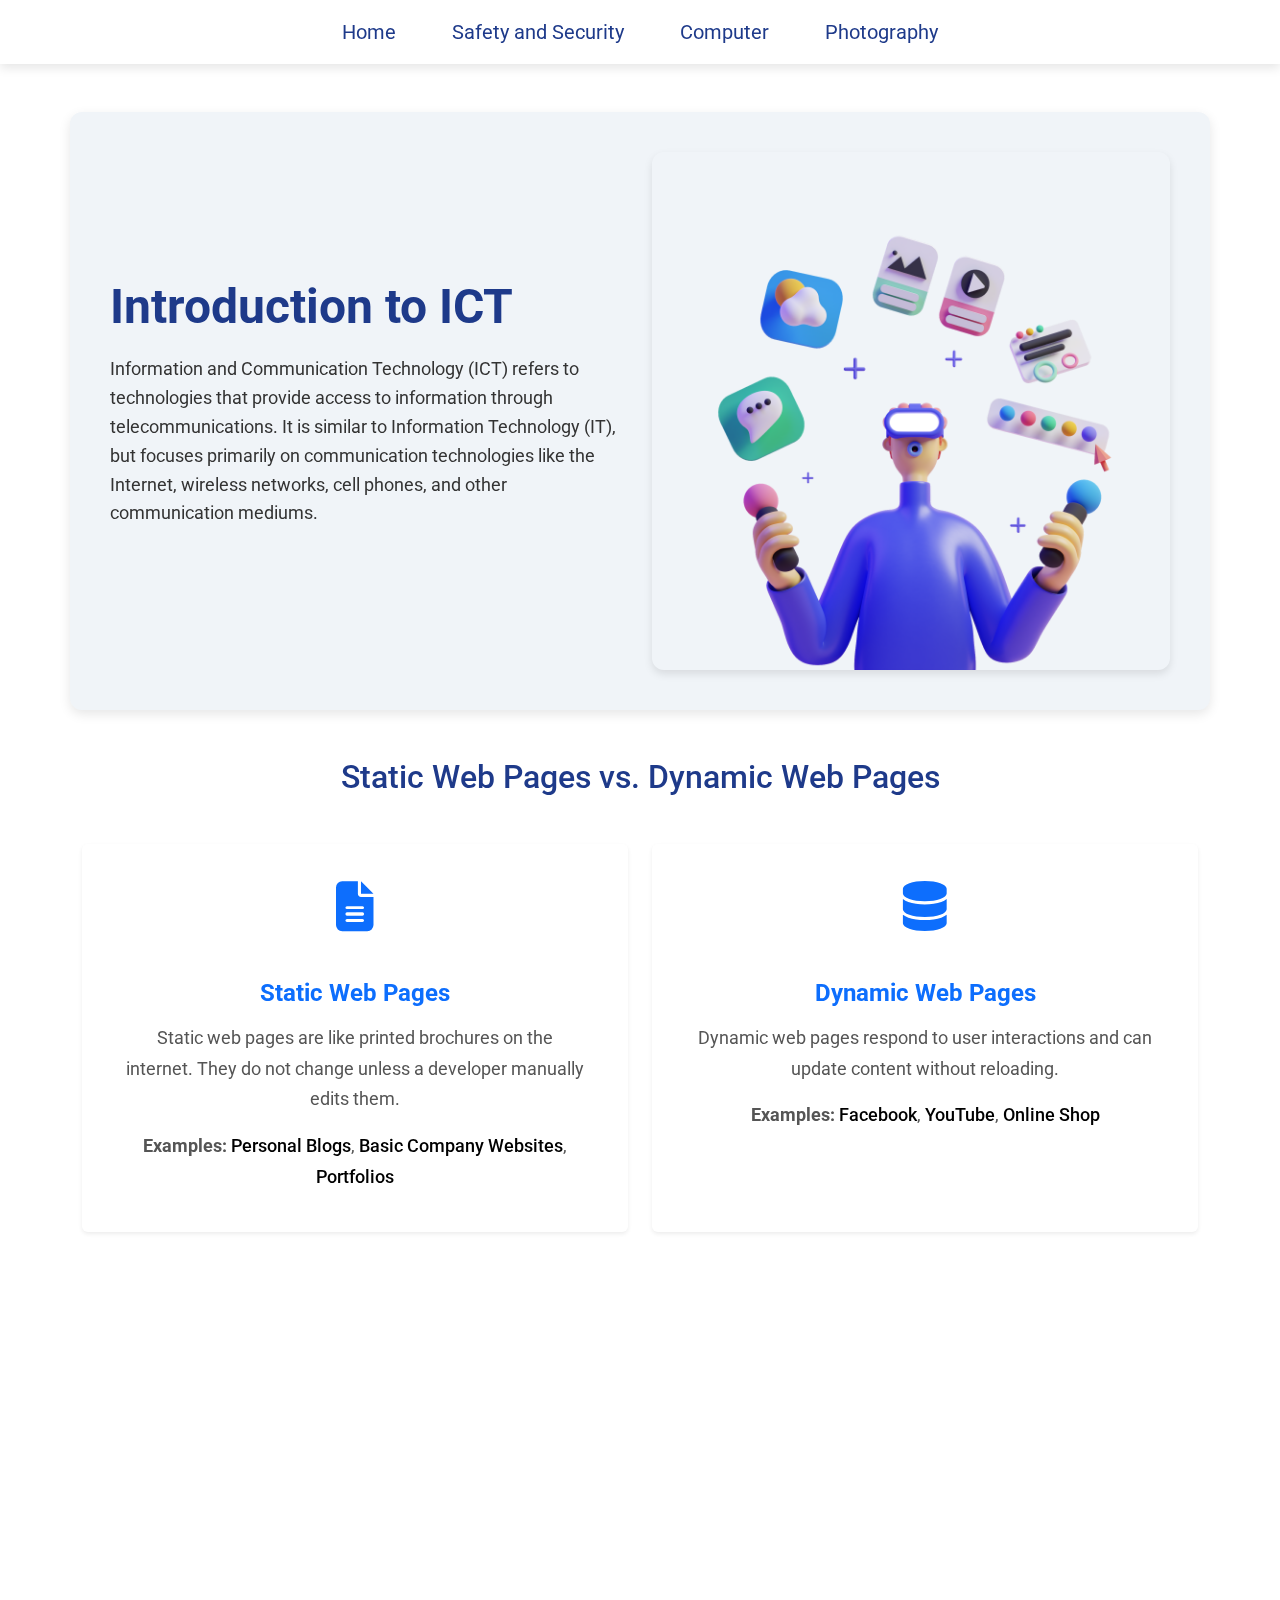
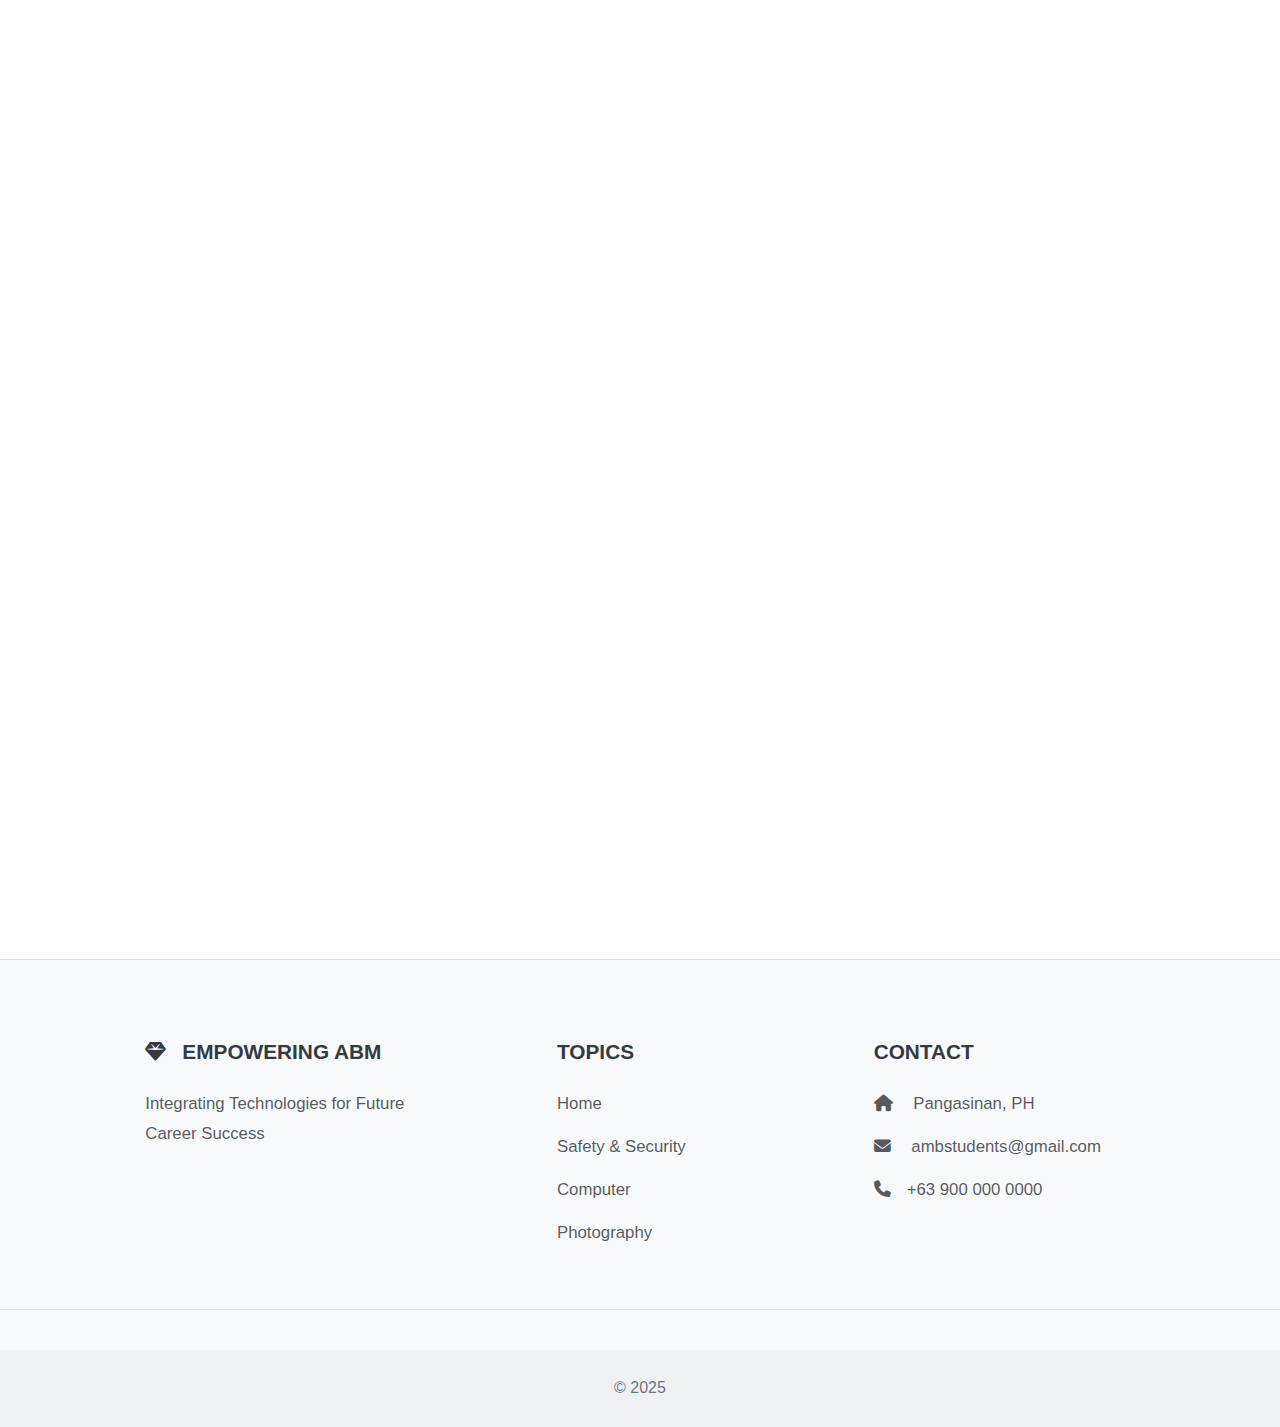
<file: index.html>
<!DOCTYPE html>
<html lang="en">
<head>
  <meta charset="UTF-8">
  <meta name="viewport" content="width=device-width, initial-scale=1">
  <title>Empowering ABM: Integrating Technologies for Future Career Success</title>

  <!-- Google Fonts -->
  <link href="https://fonts.googleapis.com/css2?family=Roboto:wght@400;500;700&display=swap" rel="stylesheet">

  <!-- Bootstrap CSS -->
  <link href="https://cdn.jsdelivr.net/npm/bootstrap@5.3.2/dist/css/bootstrap.min.css" rel="stylesheet">

  <!-- AOS Animation CSS -->
  <link href="https://cdn.jsdelivr.net/npm/aos@2.3.4/dist/aos.css" rel="stylesheet">

  <!-- Font Awesome -->
  <link rel="stylesheet" href="https://cdnjs.cloudflare.com/ajax/libs/font-awesome/6.4.2/css/all.min.css">

  <!-- Favicon -->
  <link rel="icon" type="image/png" href="logo.png">

  <!-- Custom CSS -->
  <link href="style.css" rel="stylesheet">
</head>

<body>

<!-- Navbar Start -->
<nav class="navbar navbar-expand-lg custom-navbar">
  <div class="container">
    <button class="navbar-toggler" type="button" data-bs-toggle="collapse" data-bs-target="#navbarContent">
      <span class="navbar-toggler-icon"></span>
    </button>

    <div class="collapse navbar-collapse justify-content-center" id="navbarContent">
      <ul class="navbar-nav mx-auto mb-2 mb-lg-0">
        <li class="nav-item"><a class="nav-link" href="index.html">Home</a></li>
        <li class="nav-item"><a class="nav-link" href="security.html">Safety and Security</a></li>
        <li class="nav-item"><a class="nav-link" href="computer.html">Computer</a></li>
        <li class="nav-item"><a class="nav-link" href="photo.html">Photography</a></li>
      </ul>
    </div>
  </div>
</nav>
<!-- Navbar End -->

<!-- Intro Section Start -->
<div class="container intro-section my-5" data-aos="fade-up">
  <div class="row align-items-center">
    <div class="col-md-6" data-aos="fade-right" data-aos-delay="100">
      <h1 class="intro-title">Introduction to ICT</h1>
      <p class="intro-text">
        Information and Communication Technology (ICT) refers to technologies that provide access to information through telecommunications. It is similar to Information Technology (IT), but focuses primarily on communication technologies like the Internet, wireless networks, cell phones, and other communication mediums.
      </p>
    </div>

    <div class="col-md-6 text-center" data-aos="fade-left" data-aos-delay="200">
      <img src="introsaly.png" alt="ICT Illustration" class="img-fluid intro-image">
    </div>
  </div>
</div>
<!-- Intro Section End -->

<!-- Static vs Dynamic Web Pages Section Start -->
<div class="container my-5" data-aos="fade-up">
  <h2 class="text-center mb-5" style="color: #1E3A8A;">Static Web Pages vs. Dynamic Web Pages</h2>
  <div class="row g-4">

    <!-- Static Web Pages Card -->
    <div class="col-md-6">
      <div class="card shadow-sm h-100 border-0 p-4 text-center">
        <div class="icon-container">
          <i class="fas fa-file-alt text-primary"></i>
        </div>
        <div class="card-body">
          <h5 class="card-title text-primary">Static Web Pages</h5>
          <p class="card-text">
            Static web pages are like printed brochures on the internet. They do not change unless a developer manually edits them.
          </p>
          <p class="card-text">
            <strong>Examples:</strong>
            <a href="https://www.wix.com/blog/personal-website-examples" target="_blank" class="example-link-2">Personal Blogs</a>,
            <a href="https://brandcurb.com/" target="_blank" class="example-link-2">Basic Company Websites</a>,
            <a href="https://www.behance.net/search/projects/portfolio%20sample" target="_blank" class="example-link-2">Portfolios</a>
          </p>
        </div>
      </div>
    </div>

    <!-- Dynamic Web Pages Card -->
    <div class="col-md-6">
      <div class="card shadow-sm h-100 border-0 p-4 text-center">
        <div class="icon-container">
          <i class="fas fa-database text-primary"></i>
        </div>
        <div class="card-body">
          <h5 class="card-title text-primary">Dynamic Web Pages</h5>
          <p class="card-text">
            Dynamic web pages respond to user interactions and can update content without reloading.
          </p>
          <p class="card-text">
            <strong>Examples:</strong>
            <a href="https://www.facebook.com" target="_blank" class="example-link">Facebook</a>,
            <a href="https://www.youtube.com" target="_blank" class="example-link">YouTube</a>,
            <a href="https://www.amazon.com" target="_blank" class="example-link">Online Shop</a>
          </p>
        </div>
      </div>
    </div>

  </div>
</div>
<!-- Static vs Dynamic Web Pages Section End -->

<!-- Internet Concepts Section Start -->
<div class="container my-5" data-aos="fade-up">
  <h2 class="text-center mb-5" style="color: #1E3A8A;">Internet Concepts</h2>
  <div class="row g-4">

    <!-- Internet -->
    <div class="col-md-4">
      <div class="card shadow-sm h-100 border-0 p-4 text-center">
        <div class="icon-container">
          <i class="fas fa-cloud text-primary" style="font-size: 3rem;"></i>
        </div>
        <div class="card-body">
          <h5 class="card-title text-primary">Internet</h5>
          <p class="card-text">
            A global system of interconnected computer networks using the TCP/IP protocol suite to link billions of devices.
          </p>
        </div>
      </div>
    </div>

    <!-- World Wide Web -->
    <div class="col-md-4">
      <div class="card shadow-sm h-100 border-0 p-4 text-center">
        <div class="icon-container">
          <i class="fas fa-globe text-primary" style="font-size: 3rem;"></i>
        </div>
        <div class="card-body">
          <h5 class="card-title text-primary">World Wide Web</h5>
          <p class="card-text">
            An information system on the internet that allows documents to be connected by hypertext links.
          </p>
        </div>
      </div>
    </div>

    <!-- Web Page -->
    <div class="col-md-4">
      <div class="card shadow-sm h-100 border-0 p-4 text-center">
        <div class="icon-container">
          <i class="fas fa-file-alt text-primary" style="font-size: 3rem;"></i>
        </div>
        <div class="card-body">
          <h5 class="card-title text-primary">Web Page</h5>
          <p class="card-text">
            A hypertext document connected to the World Wide Web.
          </p>
        </div>
      </div>
    </div>

  </div>
</div>
<!-- Internet Concepts Section End -->

<!-- Features of Web 2.0 Section Start -->
<div class="container my-5" data-aos="fade-up">
  <h2 class="text-center mb-5" style="color: #1E3A8A;">Features of Web 2.0</h2>

  <div class="row g-4">
    <!-- Folksonomy -->
    <div class="col-md-4">
      <div class="card shadow-sm h-100 border-0 p-4 text-center">
        <div class="icon-container">
          <i class="fas fa-tags text-primary" style="font-size: 3rem;"></i>
        </div>
        <div class="card-body">
          <h5 class="card-title text-primary">Folksonomy</h5>
          <p class="card-text">
            A user-driven classification system where users add tags or labels to content.
          </p>
        </div>
      </div>
    </div>

    <!-- Rich User Experience -->
    <div class="col-md-4">
      <div class="card shadow-sm h-100 border-0 p-4 text-center">
        <div class="icon-container">
          <i class="fas fa-desktop text-primary" style="font-size: 3rem;"></i>
        </div>
        <div class="card-body">
          <h5 class="card-title text-primary">Rich User Experience</h5>
          <p class="card-text">
            Interactive, engaging, and user-friendly interfaces that are responsive and easy to use.
          </p>
        </div>
      </div>
    </div>

    <!-- User Participation -->
    <div class="col-md-4">
      <div class="card shadow-sm h-100 border-0 p-4 text-center">
        <div class="icon-container">
          <i class="fas fa-users text-primary" style="font-size: 3rem;"></i>
        </div>
        <div class="card-body">
          <h5 class="card-title text-primary">User Participation</h5>
          <p class="card-text">
            Encourages user involvement in creating, sharing, and shaping online content.
          </p>
        </div>
      </div>
    </div>

  </div>

  <div class="row g-4 mt-4">
    <!-- Long Tail -->
    <div class="col-md-4">
      <div class="card shadow-sm h-100 border-0 p-4 text-center">
        <div class="icon-container">
          <i class="fas fa-chart-line text-primary" style="font-size: 3rem;"></i>
        </div>
        <div class="card-body">
          <h5 class="card-title text-primary">Long Tail</h5>
          <p class="card-text">
            A shift toward more inclusive digital landscapes where niche content is accessible.
          </p>
        </div>
      </div>
    </div>

    <!-- Software as a Service -->
    <div class="col-md-4">
      <div class="card shadow-sm h-100 border-0 p-4 text-center">
        <div class="icon-container">
          <i class="fas fa-cloud text-primary" style="font-size: 3rem;"></i>
        </div>
        <div class="card-body">
          <h5 class="card-title text-primary">Software as a Service</h5>
          <p class="card-text">
            Software provided as a service over the internet, removing the need for local installations.
          </p>
        </div>
      </div>
    </div>

  </div>
</div>
<!-- Features of Web 2.0 Section End -->

<!-- Footer Start -->
<footer class="text-center text-lg-start bg-light text-muted mt-5">
  <section class="py-4">
    <div class="container text-center text-md-start">
      <div class="row mt-3">
        <div class="col-md-3 col-lg-4 col-xl-3 mx-auto mb-4">
          <h6 class="text-uppercase fw-bold mb-4"><i class="fas fa-gem me-3"></i>Empowering ABM</h6>
          <p>Integrating Technologies for Future Career Success</p>
        </div>
        <div class="col-md-2 col-lg-2 col-xl-2 mx-auto mb-4">
          <h6 class="text-uppercase fw-bold mb-4">Topics</h6>
          <p>Home</p>
          <p>Safety & Security</p>
          <p>Computer</p>
          <p>Photography</p>
        </div>
        <div class="col-md-4 col-lg-3 col-xl-3 mx-auto mb-md-0 mb-4">
          <h6 class="text-uppercase fw-bold mb-4">Contact</h6>
          <p><i class="fas fa-home me-3"></i>
          <a href="https://maps.app.goo.gl/Lzr6CuB5jXXnoGEw8" class="text-reset text-decoration-none">Pangasinan, PH</a></p>         
          <p>
            <i class="fas fa-envelope me-3"></i>
            <a href="mailto:ambstudents@gmail.com" class="text-reset text-decoration-none">ambstudents@gmail.com</a>
          </p>         
          <p>
            <i class="fas fa-phone me-3"></i>+63 900 000 0000
          </p>
        </div>
      </div>
    </div>
  </section>

  <div class="text-center p-4" style="background-color: rgba(0, 0, 0, 0.05);">
    © 2025
  </div>
</footer>
<!-- Footer End -->

<!-- Scripts -->
<script src="https://cdn.jsdelivr.net/npm/bootstrap@5.3.2/dist/js/bootstrap.bundle.min.js"></script>
<script src="https://cdn.jsdelivr.net/npm/aos@2.3.4/dist/aos.js"></script>
<script>
  AOS.init();
</script>

</body>
</html>
</file>
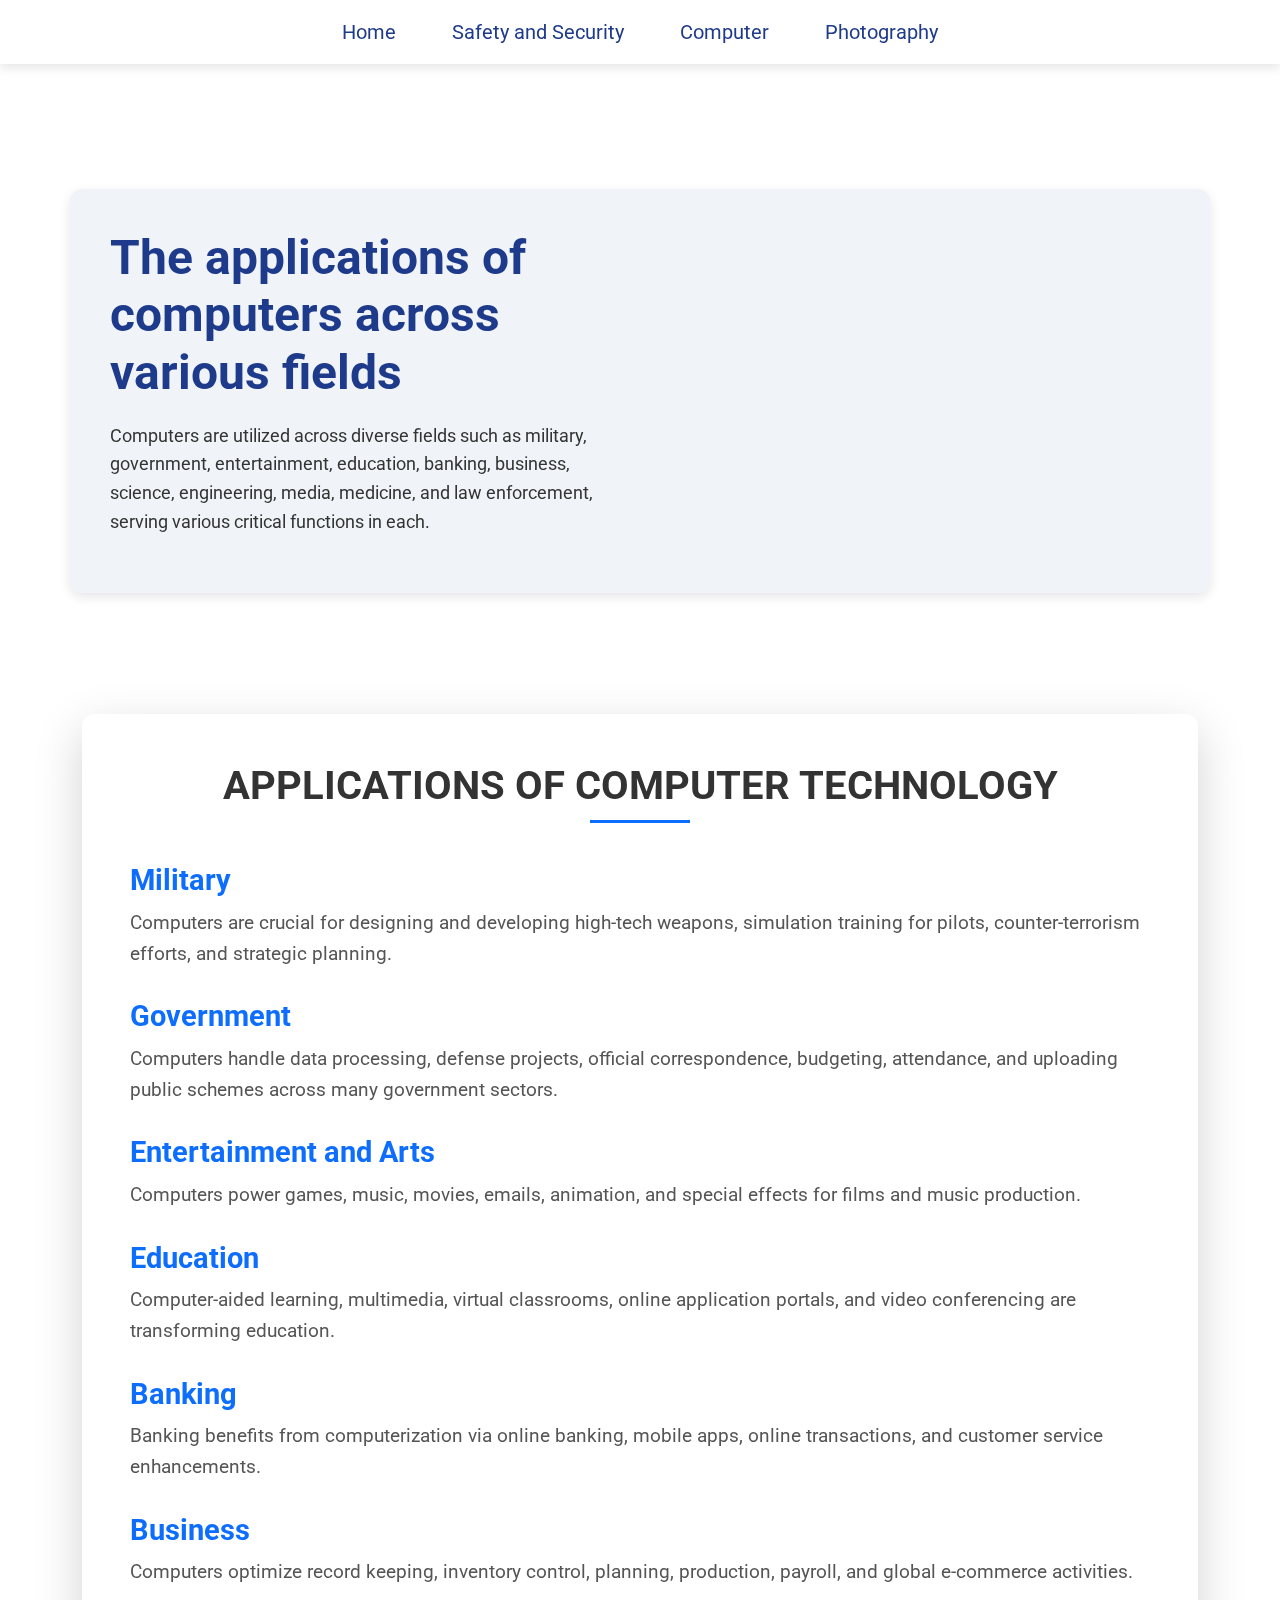
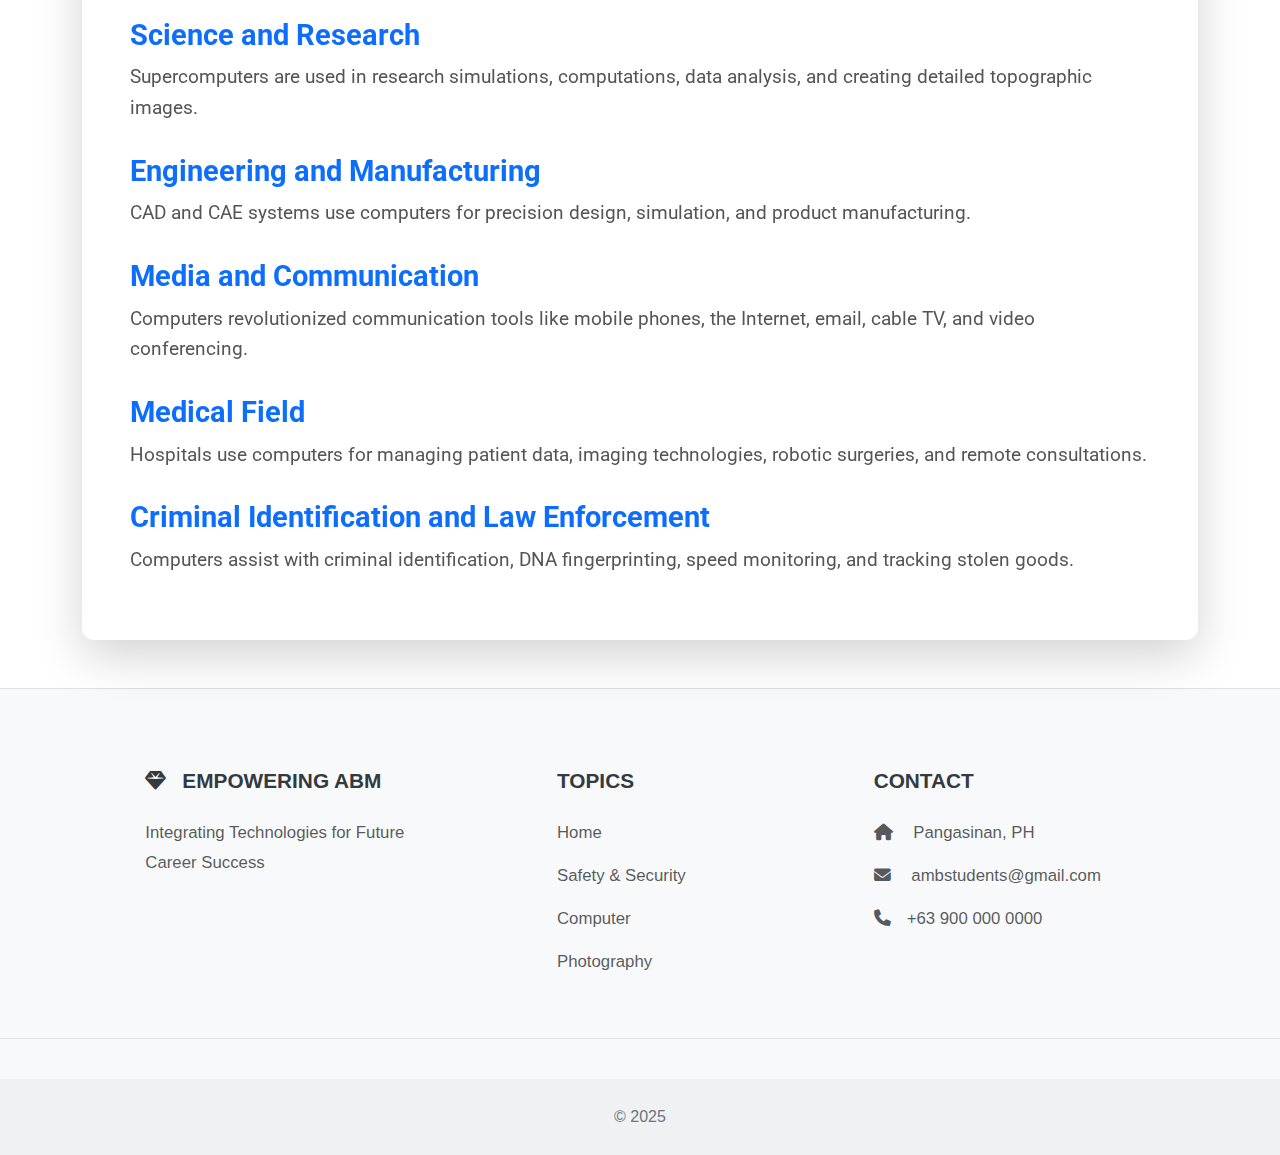
<file: computer.html>
<!DOCTYPE html>
<html lang="en">
<head>
  <meta charset="UTF-8">
  <meta name="viewport" content="width=device-width, initial-scale=1">
  <title>Empowering ABM: Integrating Technologies for Future Career Success</title>

  <!-- Google Fonts -->
  <link href="https://fonts.googleapis.com/css2?family=Roboto:wght@400;500;700&display=swap" rel="stylesheet">

  <!-- Bootstrap CSS -->
  <link href="https://cdn.jsdelivr.net/npm/bootstrap@5.3.2/dist/css/bootstrap.min.css" rel="stylesheet">

  <!-- AOS CSS -->
  <link href="https://cdn.jsdelivr.net/npm/aos@2.3.4/dist/aos.css" rel="stylesheet">

  <!-- Favicon -->
  <link rel="icon" type="image/png" href="logo.png">

  <!-- Font Awesome -->
  <link rel="stylesheet" href="https://cdnjs.cloudflare.com/ajax/libs/font-awesome/6.4.2/css/all.min.css">

  <!-- Custom CSS -->
  <link href="computer.css" rel="stylesheet">
</head>

<body>

<!-- Navbar Start -->
<nav class="navbar navbar-expand-lg custom-navbar">
  <div class="container">
    <button class="navbar-toggler" type="button" data-bs-toggle="collapse" data-bs-target="#navbarContent">
      <span class="navbar-toggler-icon"></span>
    </button>

    <div class="collapse navbar-collapse justify-content-center" id="navbarContent">
      <ul class="navbar-nav mx-auto mb-2 mb-lg-0">
        <li class="nav-item">
          <a class="nav-link" href="index.html">Home</a>
        </li>
        <li class="nav-item">
          <a class="nav-link" href="security.html">Safety and Security</a>
        </li>
        <li class="nav-item">
          <a class="nav-link" href="computer.html">Computer</a>
        </li>
        <li class="nav-item">
          <a class="nav-link" href="photo.html">Photography</a>
        </li>
      </ul>
    </div>
  </div>
</nav>
<!-- Navbar End -->

<br><br><br>

<!-- Intro Section Start -->
<div class="container intro-section my-5" data-aos="fade-up">
  <div class="row align-items-center">
    <div class="col-md-6" data-aos="fade-right" data-aos-delay="100">
      <h1 class="intro-title">The applications of computers across various fields</h1>
      <p class="intro-text">
        Computers are utilized across diverse fields such as military, government, entertainment, education, banking, business, science, engineering, media, medicine, and law enforcement, serving various critical functions in each.
      </p>
    </div>

    <div class="col-md-6 text-center" data-aos="fade-left" data-aos-delay="200">
      <iframe width="560" height="315" src="https://www.youtube.com/embed/ZM_BifGAFNk?si=zvobG31ra3xl0a7j" 
        title="Applications of Computers - YouTube Video" frameborder="0" allow="accelerometer; autoplay; clipboard-write; 
        encrypted-media; gyroscope; picture-in-picture; web-share" referrerpolicy="strict-origin-when-cross-origin" 
        allowfullscreen>
      </iframe>
    </div>
  </div>
</div>
<!-- Intro Section End -->

<br>

<!-- Applications Section Start -->
<div class="container my-5" data-aos="fade-up">
  <div class="content-box shadow-lg p-5">
    <h2 class="title mb-4 text-center">Applications of Computer Technology</h2>

    <div class="applications-list">

      <!-- Single Application Start -->
      <div class="application-item">
        <h3 class="application-title">Military</h3>
        <p>Computers are crucial for designing and developing high-tech weapons, simulation training for pilots, counter-terrorism efforts, and strategic planning.</p>
      </div>
      <!-- Single Application End -->

      <div class="application-item">
        <h3 class="application-title">Government</h3>
        <p>Computers handle data processing, defense projects, official correspondence, budgeting, attendance, and uploading public schemes across many government sectors.</p>
      </div>

      <div class="application-item">
        <h3 class="application-title">Entertainment and Arts</h3>
        <p>Computers power games, music, movies, emails, animation, and special effects for films and music production.</p>
      </div>

      <div class="application-item">
        <h3 class="application-title">Education</h3>
        <p>Computer-aided learning, multimedia, virtual classrooms, online application portals, and video conferencing are transforming education.</p>
      </div>

      <div class="application-item">
        <h3 class="application-title">Banking</h3>
        <p>Banking benefits from computerization via online banking, mobile apps, online transactions, and customer service enhancements.</p>
      </div>

      <div class="application-item">
        <h3 class="application-title">Business</h3>
        <p>Computers optimize record keeping, inventory control, planning, production, payroll, and global e-commerce activities.</p>
      </div>

      <div class="application-item">
        <h3 class="application-title">Science and Research</h3>
        <p>Supercomputers are used in research simulations, computations, data analysis, and creating detailed topographic images.</p>
      </div>

      <div class="application-item">
        <h3 class="application-title">Engineering and Manufacturing</h3>
        <p>CAD and CAE systems use computers for precision design, simulation, and product manufacturing.</p>
      </div>

      <div class="application-item">
        <h3 class="application-title">Media and Communication</h3>
        <p>Computers revolutionized communication tools like mobile phones, the Internet, email, cable TV, and video conferencing.</p>
      </div>

      <div class="application-item">
        <h3 class="application-title">Medical Field</h3>
        <p>Hospitals use computers for managing patient data, imaging technologies, robotic surgeries, and remote consultations.</p>
      </div>

      <div class="application-item">
        <h3 class="application-title">Criminal Identification and Law Enforcement</h3>
        <p>Computers assist with criminal identification, DNA fingerprinting, speed monitoring, and tracking stolen goods.</p>
      </div>

    </div>
  </div>
</div>
<!-- Applications Section End -->

<!-- Footer Start -->
<footer class="text-center text-lg-start bg-light text-muted mt-5">
  <section class="py-4">
    <div class="container text-center text-md-start">
      <div class="row mt-3">

        <div class="col-md-3 col-lg-4 col-xl-3 mx-auto mb-4">
          <h6 class="text-uppercase fw-bold mb-4">
            <i class="fas fa-gem me-3"></i>Empowering ABM
          </h6>
          <p>Integrating Technologies for Future Career Success</p>
        </div>

        <div class="col-md-2 col-lg-2 col-xl-2 mx-auto mb-4">
          <h6 class="text-uppercase fw-bold mb-4">Topics</h6>
          <p>Home</p>
          <p>Safety & Security</p>
          <p>Computer</p>
          <p>Photography</p>
        </div>

        <div class="col-md-4 col-lg-3 col-xl-3 mx-auto mb-md-0 mb-4">
          <h6 class="text-uppercase fw-bold mb-4">Contact</h6>
          <p><i class="fas fa-home me-3"></i> 
            <a href="https://maps.app.goo.gl/Lzr6CuB5jXXnoGEw8" class="text-reset text-decoration-none">Pangasinan, PH</a>
          </p>
          <p><i class="fas fa-envelope me-3"></i> 
            <a href="mailto:ambstudents@gmail.com" class="text-reset text-decoration-none">ambstudents@gmail.com</a>
          </p>
          <p><i class="fas fa-phone me-3"></i>+63 900 000 0000</p>
        </div>

      </div>
    </div>
  </section>

  <div class="text-center p-4" style="background-color: rgba(0, 0, 0, 0.05);">
    © 2025
  </div>
</footer>
<!-- Footer End -->

<!-- Scripts -->
<script src="https://cdn.jsdelivr.net/npm/bootstrap@5.3.2/dist/js/bootstrap.bundle.min.js"></script>
<script src="https://cdn.jsdelivr.net/npm/aos@2.3.4/dist/aos.js"></script>
<script>
  AOS.init();
</script>

</body>
</html>
</file>
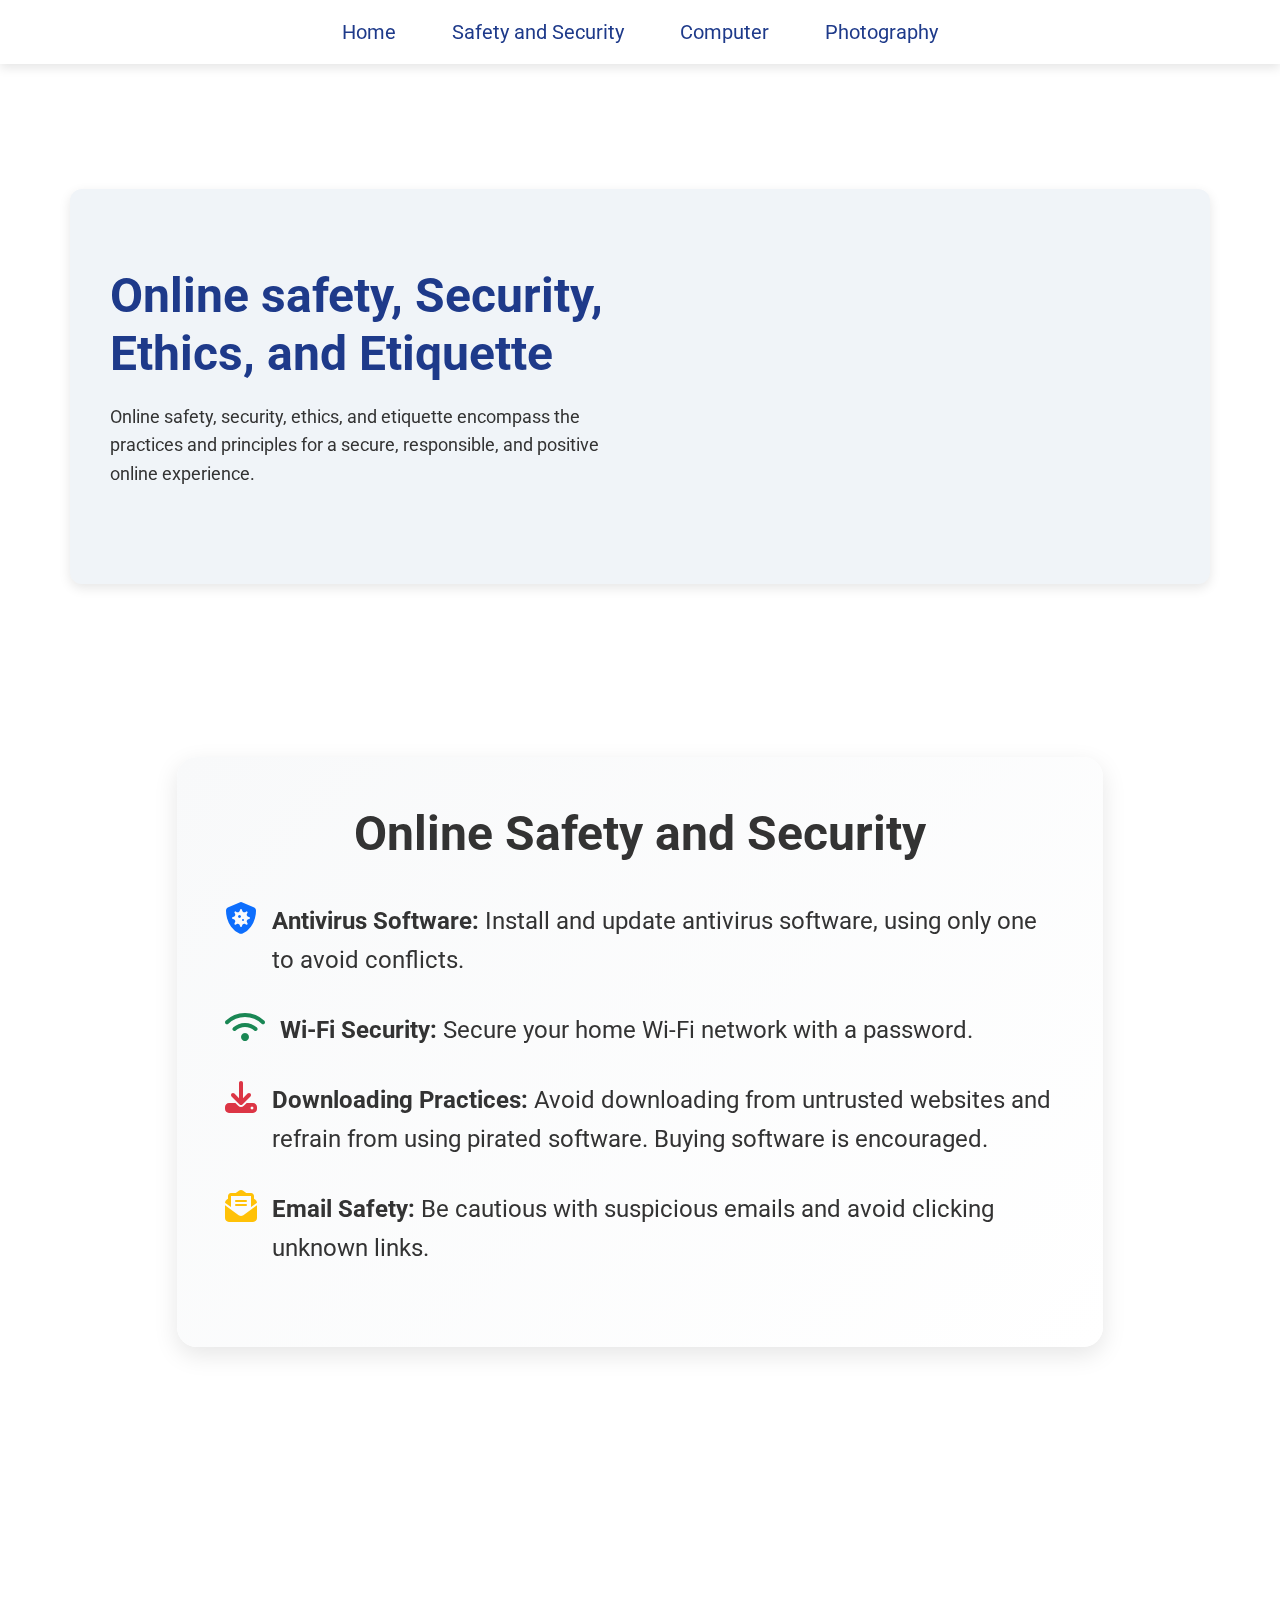
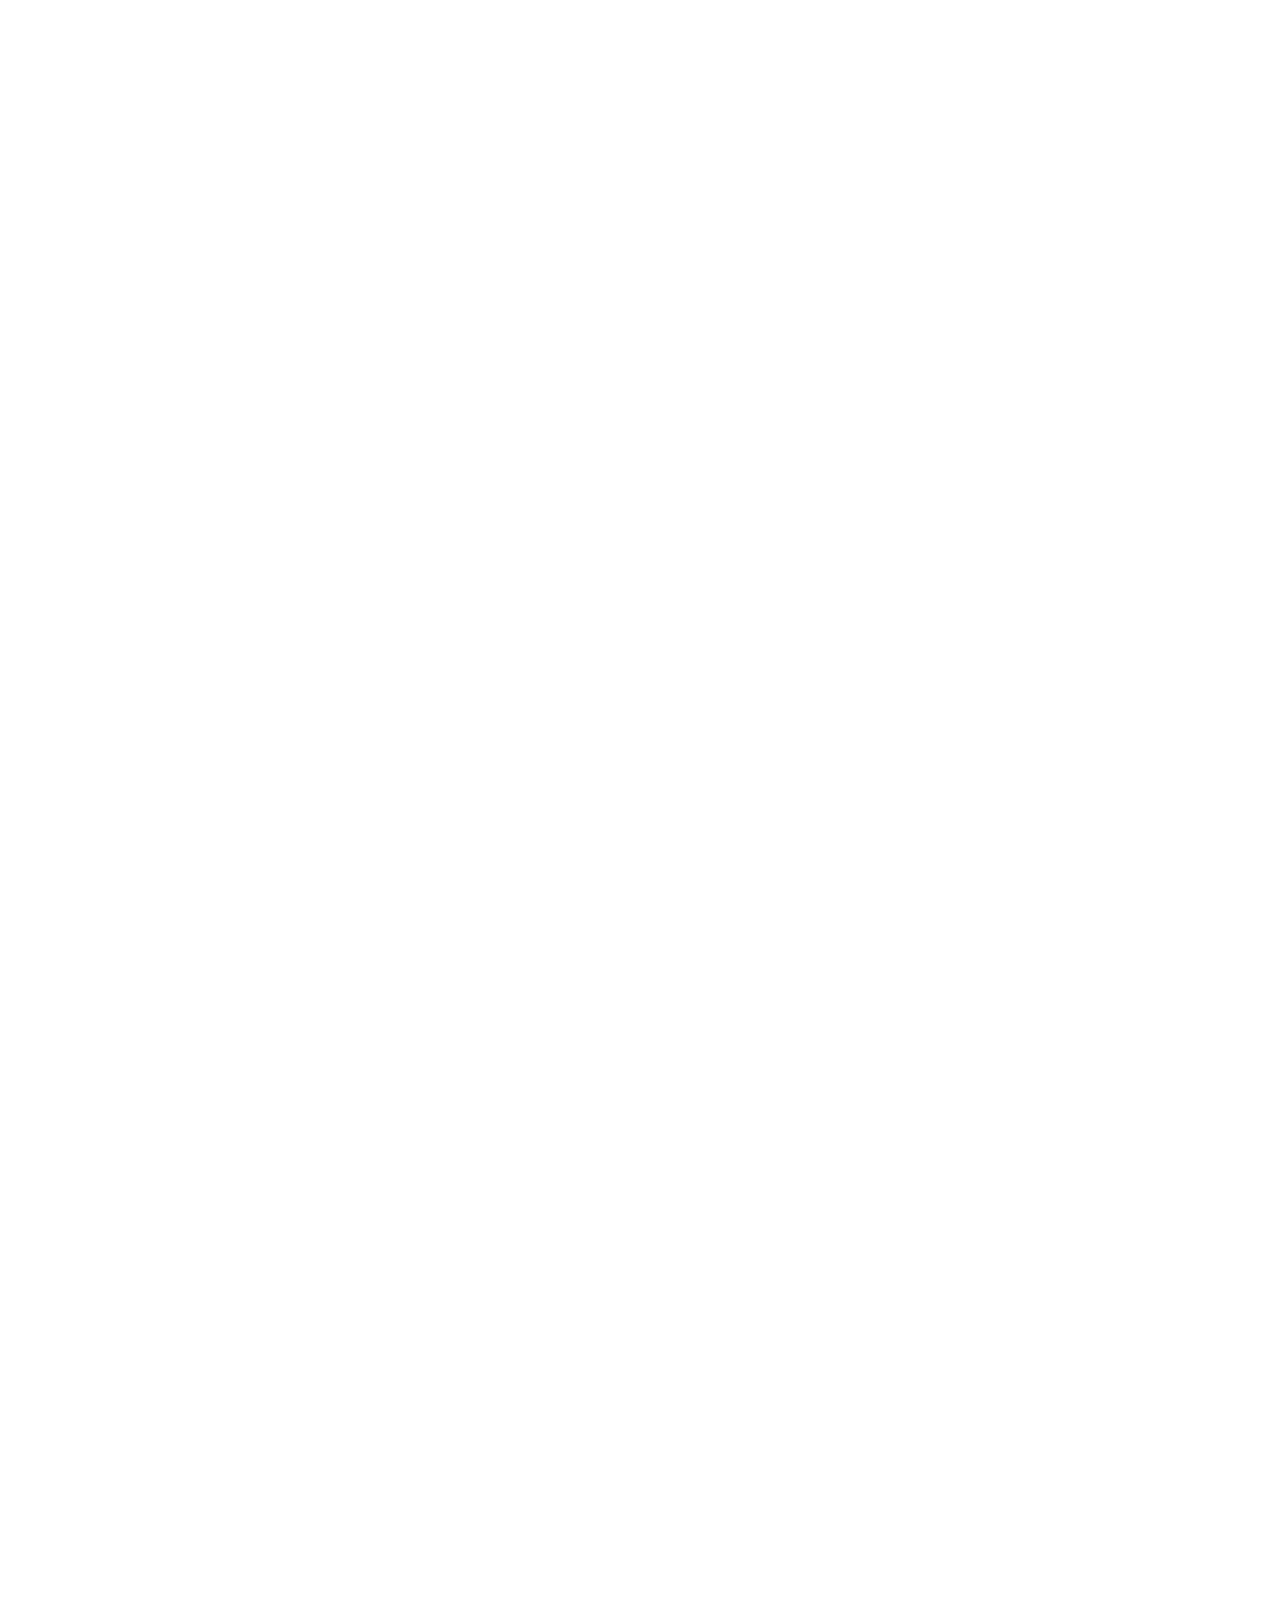
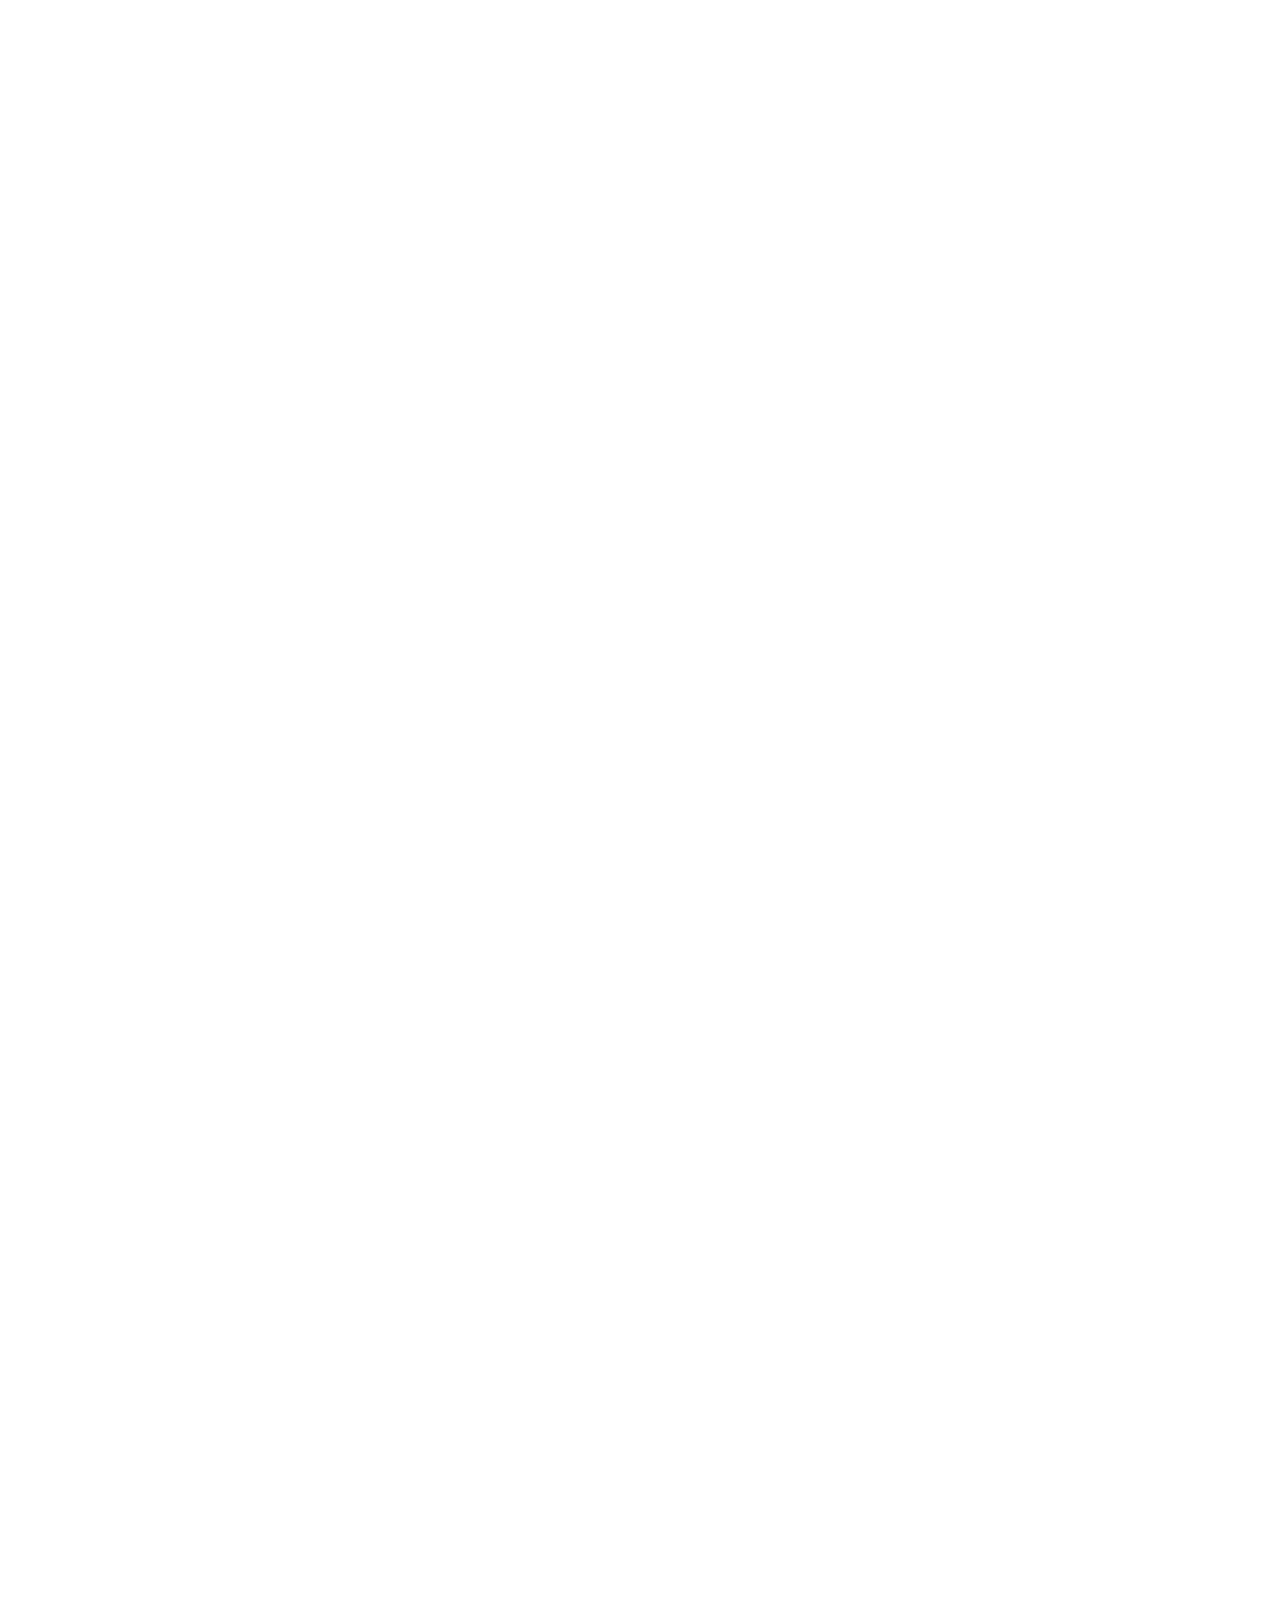
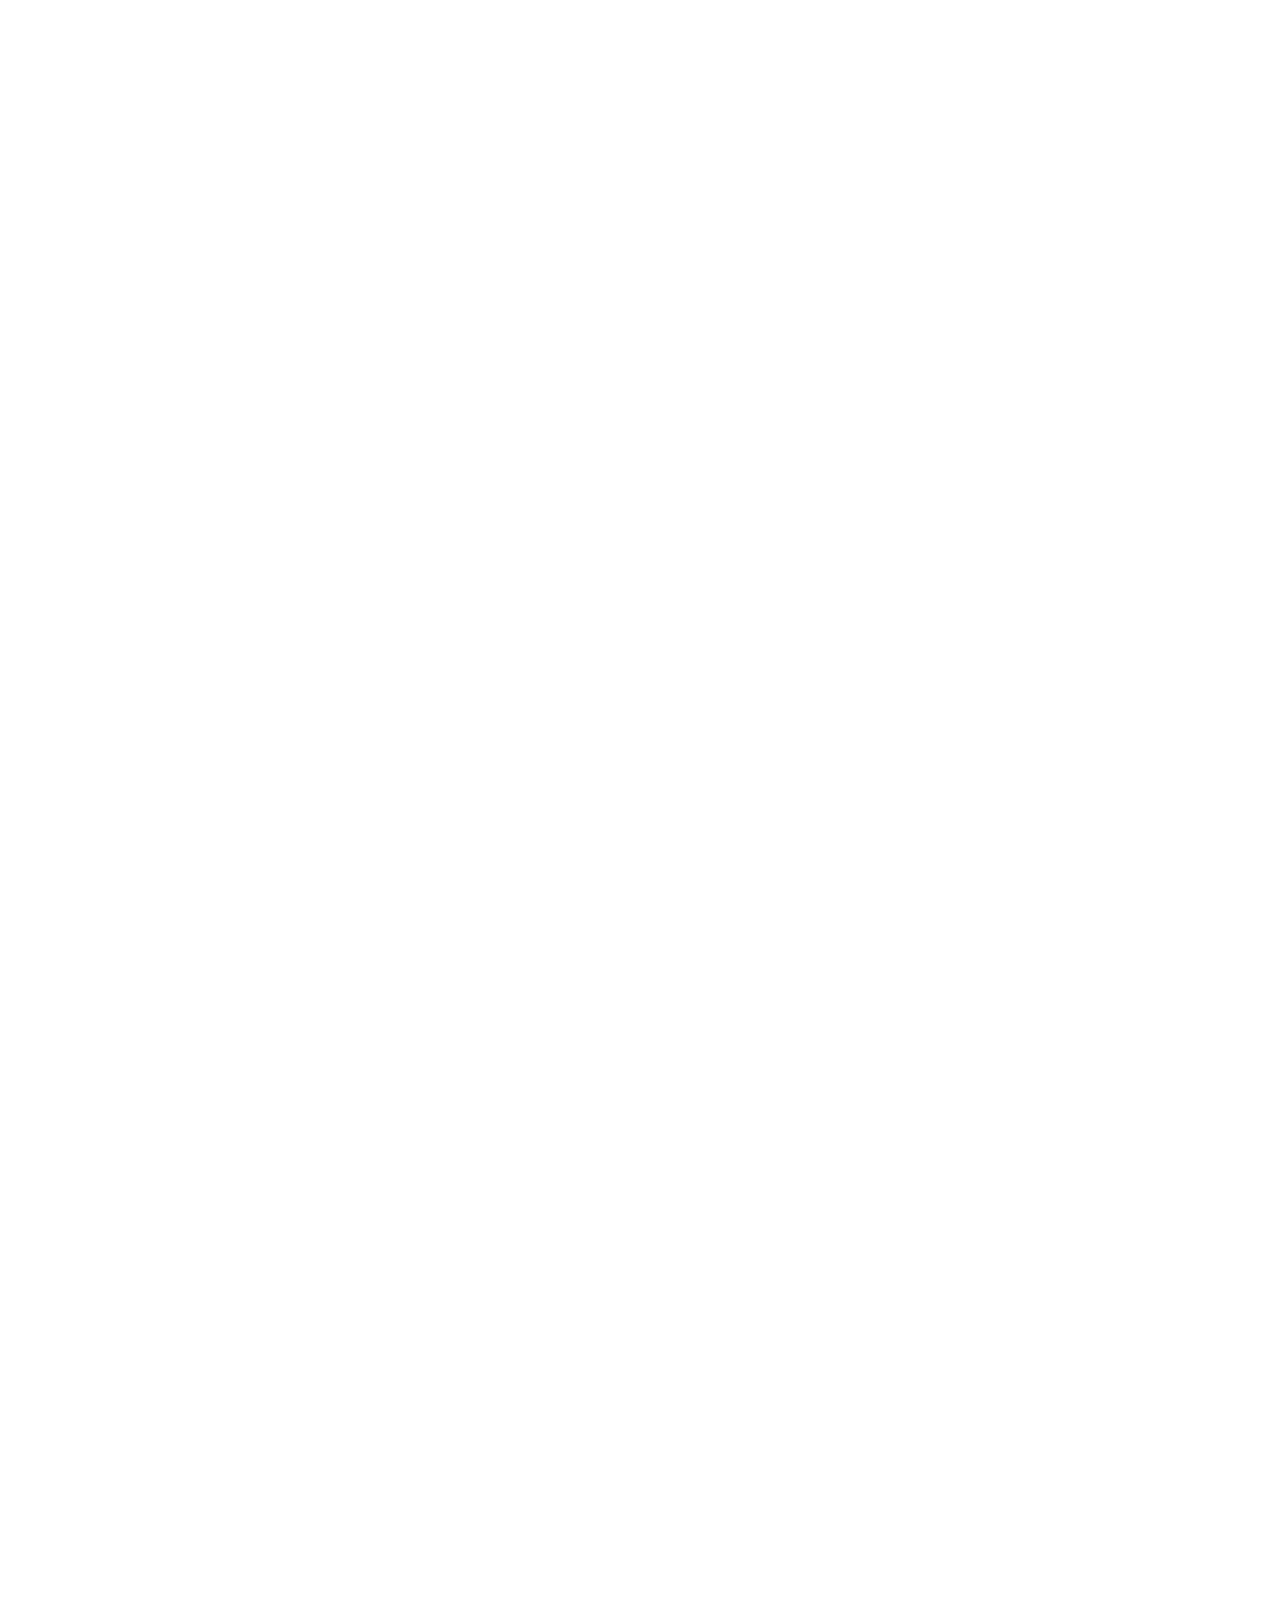
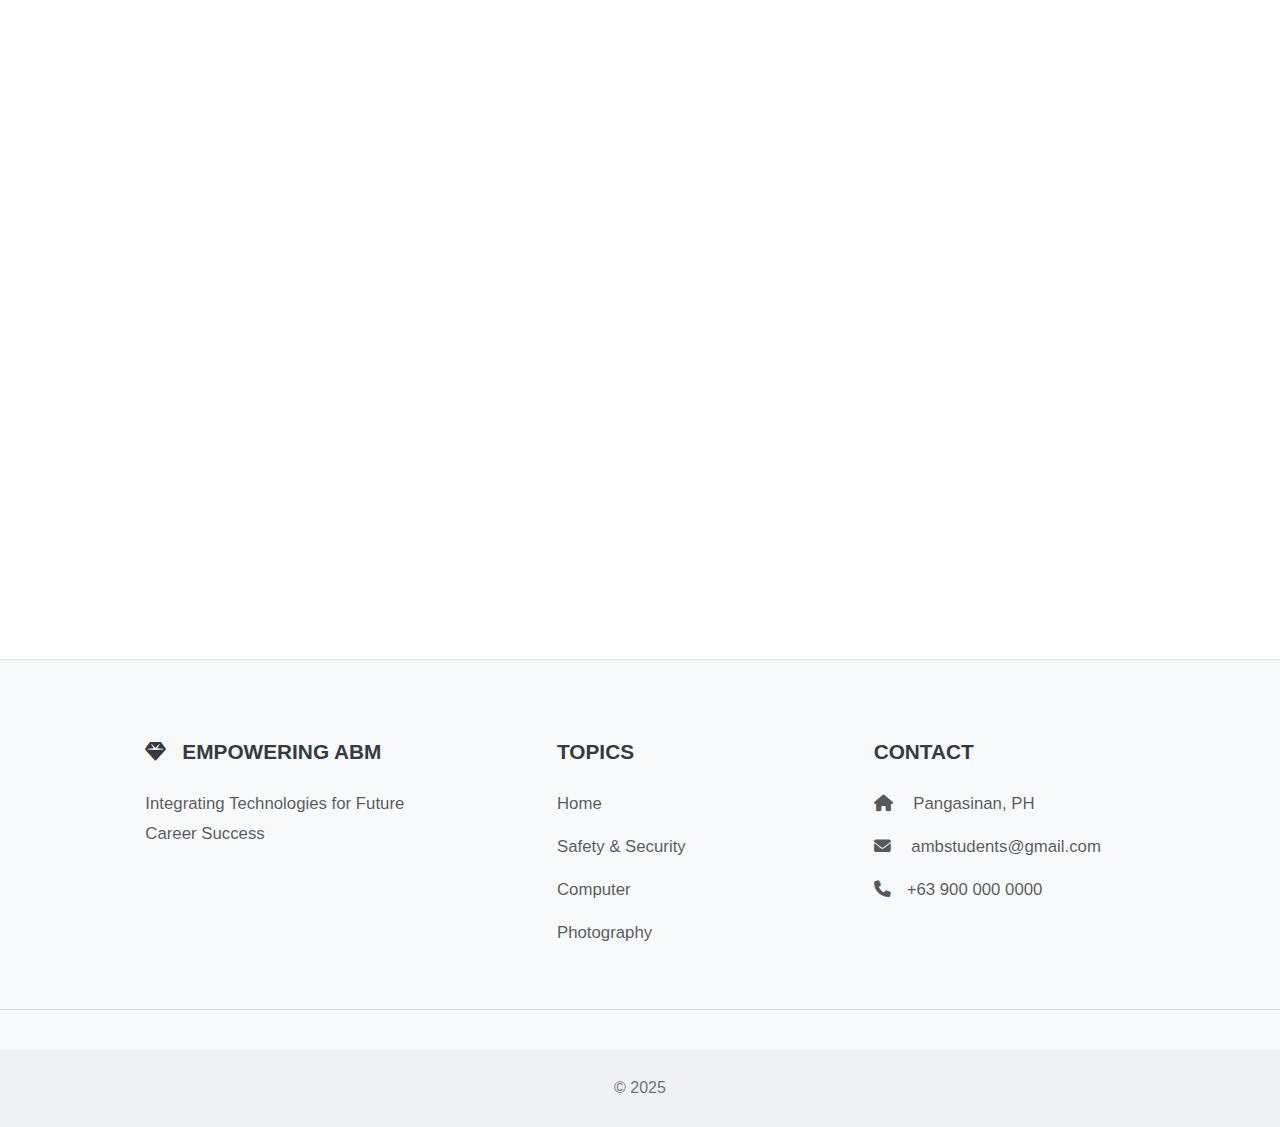
<file: security.html>
<head>
    <meta charset="UTF-8">
    <meta name="viewport" content="width=device-width, initial-scale=1">
    <title>Empowering ABM: Integrating Technologies for Future Career Success</title>
    
    <!-- Add Google Fonts link here -->
    <link href="https://fonts.googleapis.com/css2?family=Roboto:wght@400;500;700&display=swap" rel="stylesheet">
  
    <link href="https://cdn.jsdelivr.net/npm/bootstrap@5.3.2/dist/css/bootstrap.min.css" rel="stylesheet">
    
    <link href="https://cdn.jsdelivr.net/npm/aos@2.3.4/dist/aos.css" rel="stylesheet">

    <link rel="icon" type="image/png" href="logo.png">

    <!-- Font Awesome CDN -->
    <link rel="stylesheet" href="https://cdnjs.cloudflare.com/ajax/libs/font-awesome/6.4.2/css/all.min.css">


    <link href="security.css" rel="stylesheet">
  </head>
<body>

<!-- Navbar Start -->
<nav class="navbar navbar-expand-lg custom-navbar">
  <div class="container">

    <button class="navbar-toggler" type="button" data-bs-toggle="collapse" data-bs-target="#navbarContent">
      <span class="navbar-toggler-icon"></span>
    </button>

    <div class="collapse navbar-collapse justify-content-center" id="navbarContent">
      <ul class="navbar-nav mx-auto mb-2 mb-lg-0">

        <li class="nav-item">
          <a class="nav-link" href="index.html">Home</a>
        </li>

        <li class="nav-item">
          <a class="nav-link" href="security.html">Safety and Security</a>
        </li>

        <li class="nav-item">
          <a class="nav-link" href="computer.html">Computer</a>
        </li>

        <li class="nav-item">
          <a class="nav-link" href="photo.html">Photography</a>
        </li>

      </ul>
    </div>

  </div>
</nav>

<br>
<br>
<br>

<div class="container intro-section my-5" data-aos="fade-up">
    <div class="row align-items-center">
        <!-- Text content -->
        <div class="col-md-6" data-aos="fade-right" data-aos-delay="100">
            <h1 class="intro-title">Online safety, Security, Ethics, and Etiquette</h1>
            <p class="intro-text">
                Online safety, security, ethics, and etiquette encompass the practices and principles for a secure, responsible, and positive online experience.
            </p>
        </div>

        <!-- Video content -->
        <div class="col-md-6 text-center" data-aos="fade-left" data-aos-delay="200">
            <iframe width="560" height="315" src="https://www.youtube.com/embed/Crfune8Lcmc?si=VANLg3KhIi1IkStn" title="YouTube video player" frameborder="0" allow="accelerometer; autoplay; clipboard-write; encrypted-media; gyroscope; picture-in-picture; web-share"
             referrerpolicy="strict-origin-when-cross-origin" allowfullscreen></iframe>
        </div>
    </div>
</div>

<br>
<br>
<br>

<div class="container my-5" data-aos="fade-up">
    <div class="row justify-content-center">
      <div class="col-lg-10">
        <div class="online-safety-card">
          <h2 class="text-center">Online Safety and Security</h2>
          <ul>
            <li>
              <i class="fas fa-shield-virus text-primary"></i>
              <div><strong>Antivirus Software:</strong> Install and update antivirus software, using only one to avoid conflicts.</div>
            </li>
            <li>
              <i class="fas fa-wifi text-success"></i>
              <div><strong>Wi-Fi Security:</strong> Secure your home Wi-Fi network with a password.</div>
            </li>
            <li>
              <i class="fas fa-download text-danger"></i>
              <div><strong>Downloading Practices:</strong> Avoid downloading from untrusted websites and refrain from using pirated software. Buying software is encouraged.</div>
            </li>
            <li>
              <i class="fas fa-envelope-open-text text-warning"></i>
              <div><strong>Email Safety:</strong> Be cautious with suspicious emails and avoid clicking unknown links.</div>
            </li>
          </ul>
        </div>
      </div>
    </div>
  </div>

  <br>
  <br>
  <br>
  <br>
  <br>



  <div class="container my-5" data-aos="fade-up">
    <div class="timeline-title">
        <h2 class="text-center mb-5">Internet Threats</h2>
    </div>
    <div class="timeline">

      <div class="timeline-item left">
        <div class="content">
          <h3><i class="fas fa-bug"></i> Malware</h3>
          <p>Malicious software designed to harm or exploit devices. 
            <a href="https://www.youtube.com/watch?v=NMYbkzjI5EY" target="_blank" class="youtube-link">
              <i class="fab fa-youtube"></i>
            </a>
          </p>
        </div>
      </div>

      <div class="timeline-item right">
        <div class="content">
          <h3><i class="fas fa-virus"></i> Virus</h3>
          <p>A program that replicates itself and spreads between computers.
            <a href="https://www.youtube.com/watch?v=Ip-u5NZJiwY" target="_blank" class="youtube-link">
              <i class="fab fa-youtube"></i>
            </a>
          </p>
        </div>
      </div>

      <div class="timeline-item left">
        <div class="content">
          <h3><i class="fas fa-network-wired"></i> Worm</h3>
          <p>Transfers itself between computers without user action.
            <a href="https://www.youtube.com/watch?v=-jvTzqD07V8" target="_blank" class="youtube-link">
              <i class="fab fa-youtube"></i>
            </a>
          </p>
        </div>
      </div>

      <div class="timeline-item right">
        <div class="content">
          <h3><i class="fas fa-shield-alt"></i> Trojan</h3>
          <p>Disguised as helpful software but compromises security upon installation.
            <a href="https://www.youtube.com/watch?v=2la-gGNiywU" target="_blank" class="youtube-link">
              <i class="fab fa-youtube"></i>
            </a>
          </p>
        </div>
      </div>

      <div class="timeline-item left">
        <div class="content">
          <h3><i class="fas fa-lock"></i> Rogue Security Software</h3>
          <p>Fake security software tricking users to pay money.
            <a href="https://www.youtube.com/watch?v=2KIptY4fZyw" target="_blank" class="youtube-link">
              <i class="fab fa-youtube"></i>
            </a>
          </p>
        </div>
      </div>

      <div class="timeline-item right">
        <div class="content">
          <h3><i class="fas fa-user-secret"></i> Spyware</h3>
          <p>Secretly monitors and collects your activity, like keylogging.
            <a href="https://www.youtube.com/watch?v=-Z3pp14oUiA" target="_blank" class="youtube-link">
              <i class="fab fa-youtube"></i>
            </a>
          </p>
        </div>
      </div>

      <div class="timeline-item left">
        <div class="content">
          <h3><i class="fas fa-key"></i> Keyloggers</h3>
          <p>Records user keystrokes to steal sensitive information.
            <a href="https://www.youtube.com/watch?v=sR_V0ioXu9c" target="_blank" class="youtube-link">
              <i class="fab fa-youtube"></i>
            </a>
          </p>
        </div>
      </div>

      <div class="timeline-item right">
        <div class="content">
          <h3><i class="fas fa-ad"></i> Adware</h3>
          <p>Displays pop-up ads and other unwanted advertisements.
            <a href="https://www.youtube.com/watch?v=jIyIqjOlqzY" target="_blank" class="youtube-link">
              <i class="fab fa-youtube"></i>
            </a>
          </p>
        </div>
      </div>

      <div class="timeline-item left">
        <div class="content">
          <h3><i class="fas fa-envelope"></i> Spam</h3>
          <p>Unwanted emails sent massively by bots or advertisers.
            <a href="https://www.youtube.com/watch?v=vT0Rc_0oB3U" target="_blank" class="youtube-link">
              <i class="fab fa-youtube"></i>
            </a>
          </p>
        </div>
      </div>

      <div class="timeline-item right">
        <div class="content">
          <h3><i class="fas fa-fish"></i> Phishing</h3>
          <p>Tricks users through fake emails and websites to steal private info.
            <a href="https://www.youtube.com/watch?v=BnmneAjVrM4" target="_blank" class="youtube-link">
              <i class="fab fa-youtube"></i>
            </a>
          </p>
        </div>
      </div>

    </div>
</div>

<br>
<br>
<br>

<div class="container my-5" data-aos="fade-up">
    <div class="card custom-card p-4 shadow-sm">
      <h2 class="mb-4 text-center">Copyright and Plagiarism</h2>
  
      <div class="section mb-4">
        <h4><i class="fas fa-copyright"></i> Copyright Infringement</h4>
        <p>
          This refers to the use or production of copyright-protected material without the copyright holder's permission. 
          It involves breaching the rights of the copyright holder and often concerns materials like music, art, novels, movies, website content, and computer software. 
          Copyright infringement is punishable by law.
        </p>
      </div>
  
      <div class="section mb-4">
        <h4><i class="fas fa-copy"></i> Plagiarism</h4>
        <p>
          This is the act of presenting someone else's work or ideas as one's own. 
          It involves copying any work, even work without copyright, and usually pertains to written work in both printed and electronic forms. 
          While not a crime, plagiarism can result in penalties.
        </p>
      </div>
  
      <div class="section">
        <h4><i class="fas fa-check-circle"></i> Avoiding Plagiarism</h4>
        <p>
          To avoid plagiarism, one should cite sources, use quotation marks for verbatim text, paraphrase, present original ideas, and use a plagiarism checker.
        </p>
      </div>
  
    </div>
  </div>

  <br>
  <br>
  <br>

  <div class="container my-5" data-aos="fade-up">
    <div class="row align-items-center etiquette-card p-4 shadow-sm">
  
      <!-- Text Content -->
      <div class="col-lg-6">
        <h2 class="mb-4 text-center">Online Etiquette</h2>
  
        <div class="section mb-4">
          <h4><i class="fas fa-handshake"></i> Respect and Communication</h4>
          <p>
            Always be respectful and mindful when communicating online. Be cautious with strong language, capitalization, and exclamation points, as they can easily be misinterpreted.
          </p>
        </div>
  
        <div class="section mb-4">
          <h4><i class="fas fa-smile"></i> Humor and Tone</h4>
          <p>
            Be careful with humor and sarcasm, as it can be misunderstood without facial expressions or voice tone.
          </p>
        </div>
  
        <div class="section mb-4">
          <h4><i class="fas fa-spell-check"></i> Grammar and Spelling</h4>
          <p>
            Pay attention to grammar and spelling to ensure your message is clear and professional.
          </p>
        </div>
  
        <div class="section mb-4">
          <h4><i class="fas fa-quote-right"></i> Citing Sources</h4>
          <p>
            Always credit original creators when sharing information or ideas, maintaining honesty and integrity online.
          </p>
        </div>
  
        <div class="section mb-4">
          <h4><i class="fas fa-ban"></i> Avoid Inappropriate Content</h4>
          <p>
            Do not post or share inappropriate material. Be a positive influence in your online community.
          </p>
        </div>
  
        <div class="section">
          <h4><i class="fas fa-lightbulb"></i> Think Before You Click</h4>
          <p>
            Take a moment to reflect before posting, sharing, or reacting online. Forgiveness and careful thinking are key elements of good online behavior.
          </p>
        </div>
      </div>

      <div class="col-lg-6 text-center mt-4 mt-lg-0">
        <iframe width="560" height="315" src="https://www.youtube.com/embed/1jdCZT2jNmU?si=0m59Fzx0soxZCCMY" title="YouTube video player" frameborder="0" allow="accelerometer; autoplay; clipboard-write; encrypted-media; gyroscope; picture-in-picture; web-share"
         referrerpolicy="strict-origin-when-cross-origin" allowfullscreen></iframe>
      </div>
  
    </div>
  </div>

  <br>
  <br>
  <br>

  <div class="container my-5" data-aos="fade-up">
    <div class="document-style p-5 shadow-sm">
  
      <h2 class="mb-4 text-center"><i class="fas fa-shield-alt"></i> Tips for Staying Safe Online</h2>
  
      <!-- Centering the tips-list -->
      <div class="tips-container">
        <ol class="tips-list">
          <li>Be cautious about what you share online and on which sites.</li>
          <li>Read terms and conditions and privacy policies.</li>
          <li>Utilize security features on social networking sites, such as keeping profiles private.</li>
          <li>Do not share passwords.</li>
          <li>Avoid public Wi-Fi.</li>
          <li>Incognito mode does not protect against hackers.</li>
          <li>Do not talk to strangers online.</li>
          <li>Avoid posting about future vacations.</li>
          <li>Only add friends you know in real life.</li>
          <li>Avoid untrusted websites.</li>
        </ol>
      </div>
  
    </div>
  </div>

  <footer class="text-center text-lg-start bg-light text-muted mt-5">
    <section class="py-4">
      <div class="container text-center text-md-start">
        <div class="row mt-3">
          <div class="col-md-3 col-lg-4 col-xl-3 mx-auto mb-4">
            <h6 class="text-uppercase fw-bold mb-4">
              <i class="fas fa-gem me-3"></i>Empowering ABM
            </h6>
            <p>
              Integrating Technologies for Future Career Success
            </p>
          </div>
  
          <div class="col-md-2 col-lg-2 col-xl-2 mx-auto mb-4">
            <h6 class="text-uppercase fw-bold mb-4">Topics</h6>
            <p>Home</p>
            <p>Safety & Security</p>
            <p>Computer</p>
            <p>Photography</p>
          </div>
  
          <div class="col-md-4 col-lg-3 col-xl-3 mx-auto mb-md-0 mb-4">
            <h6 class="text-uppercase fw-bold mb-4">Contact</h6>
            <p><i class="fas fa-home me-3"></i>
            <a href="https://maps.app.goo.gl/Lzr6CuB5jXXnoGEw8" class="text-reset text-decoration-none">Pangasinan, PH</a></p>         
            <p>
              <i class="fas fa-envelope me-3"></i>
              <a href="mailto:ambstudents@gmail.com" class="text-reset text-decoration-none">ambstudents@gmail.com</a>
            </p>         
            <p>
              <i class="fas fa-phone me-3"></i>+63 900 000 0000
            </p>
          </div>
      </div>
    </section>
  
    <div class="text-center p-4" style="background-color: rgba(0, 0, 0, 0.05);">
      © 2025
    </div>
  </footer>
  
  
<script src="https://cdn.jsdelivr.net/npm/bootstrap@5.3.2/dist/js/bootstrap.bundle.min.js"></script>
<script src="https://cdn.jsdelivr.net/npm/aos@2.3.4/dist/aos.js"></script>
<script>
  AOS.init();
</script>
</body>
</html>
</file>
<file: style.css>
/* Apply the modern font to the body and navbar */
body {
    font-family: 'Roboto', sans-serif;
    background-color: #FFFFFF; /* White background */
    color: #333333; /* Dark text color for contrast */
    line-height: 1.6; /* Improved line height for better readability */
}

/* Navbar background */
.custom-navbar {
    position: sticky;
    top: 0;
    z-index: 1000; /* Ensure it's above other content */
    background-color: #FFFFFF; /* White navbar background */
    box-shadow: 0 4px 10px rgba(0, 0, 0, 0.1); /* Subtle shadow for a modern feel */
    transition: background-color 0.3s ease-in-out; /* Smooth transition for background */
}

/* Navbar brand logo */
.navbar-brand img {
    height: 30px;
    transition: transform 0.3s ease; /* Add a smooth effect to logo */
}

.navbar-brand img:hover {
    transform: scale(1.1); /* Slight scale effect on hover */
}



/* Nav links */
/* Add underline animation for nav links */
.navbar-nav .nav-link {
    position: relative;
    color: #1E3A8A;
    margin: 0 20px;
    transition: color 0.3s ease, transform 0.3s ease;
    font-size: 20px;
    text-decoration: none;
}

.navbar-nav .nav-link::after {
    content: '';
    position: absolute;
    width: 0%;
    height: 2px;
    left: 0;
    bottom: -5px;
    background-color: #2563EB;
    transition: width 0.4s ease;
}

.navbar-nav .nav-link:hover::after,
.navbar-nav .nav-link.active::after {
    width: 100%;
}

/* Optional: Change color on active state */
.navbar-nav .nav-link.active {
    color: #2563EB;
}


.navbar-nav .nav-link:hover {
    color: #2563EB; /* Lighter blue on hover */
    transform: translateY(-2px); /* Slight lift effect on hover */
}

/* Introduction Section */
.intro-section {
    background-color: #F0F4F8; /* Light blueish background */
    padding: 40px;
    border-radius: 12px;
    box-shadow: 0 4px 12px rgba(0, 0, 0, 0.1); /* Soft shadow for section */
}

.intro-title {
    font-size: 48px;
    color: #1E3A8A; /* Dark blue title */
    font-weight: 700;
    margin-bottom: 20px;
    transition: transform 0.3s ease-in-out; /* Smooth title transition */
}

.intro-title:hover {
    transform: translateY(-5px); /* Slight lift effect on hover */
}

.intro-text {
    font-size: 18px;
    color: #333333;
}

.intro-image {
    max-width: 100%;
    height: auto;
    border-radius: 12px;
    box-shadow: 0 4px 8px rgba(0, 0, 0, 0.1); /* Soft shadow around the image */
}

/* Icon Styling */
.icon-container {
    font-size: 50px;
    margin-bottom: 15px;
    color: #2563EB; /* Icon color matching the hover links */
    transition: color 0.3s ease;
}

.icon-container:hover {
    color: #1E3A8A; /* Darker blue on hover */
}

/* Card Text Styling */
.card-body p {
    font-size: 18px; /* Increased text size */
    line-height: 1.7; /* Better readability */
    color: #555; /* Slightly lighter text for readability */
}

/* Card Title Styling */
.card-title {
    font-size: 24px; /* Bigger heading */
    font-weight: 700;
    color: #1E3A8A; /* Dark blue color for card titles */
    margin-bottom: 15px;
}

/* Card Hover Effect */
.card:hover {
    transform: translateY(-5px);
    transition: 0.3s ease-in-out;
    box-shadow: 0 8px 15px rgba(0, 0, 0, 0.1); /* Stronger shadow on hover */
}

/* Example Link Styling */
.example-link {
    color: #000000; /* Black text */
    text-decoration: none;
    font-weight: 500;
    transition: color 0.3s ease, transform 0.3s ease;
}

.example-link:hover {
    color: #2563EB; /* Blue on hover */
    text-decoration: underline;
    transform: translateY(-2px); /* Slight hover lift */
}

/* For second examples group */
.example-link-2 {
    color: #000000; /* Black color */
    text-decoration: none;
    font-weight: 500;
}

.example-link-2:hover {
    color: #2563EB; /* Blue on hover */
    text-decoration: underline;
}



/* Responsive Design Enhancements */
@media (max-width: 768px) {
    /* Adjust the navbar for smaller screens */
    .navbar-nav .nav-link {
        font-size: 18px;
        margin: 0 15px;
    }

    /* Adjust card text for smaller screens */
    .card-body p {
        font-size: 16px;
    }

    /* Modify intro section padding */
    .intro-section {
        padding: 30px;
    }

    /* Adjust image size */
    .intro-image {
        max-width: 95%; /* Slightly reduce image size */
    }
}

/* Modern Footer Styling - Bigger Font */
footer {
    background: #f8f9fa;
    color: #6c757d;
    font-family: 'Poppins', sans-serif;
    font-size: 1.05rem; /* 📈 Increased font size */
    line-height: 1.8;    /* 📈 Increased line height */
    padding-top: 2.5rem;
    border-top: 1px solid #e0e0e0;
  }
  
  footer a {
    color: #6c757d;
    text-decoration: none;
    transition: color 0.3s ease;
    font-size: 1.05rem; /* match the body font */
  }
  
  footer a:hover {
    color: #0d6efd;
    text-decoration: underline;
  }
  
  footer h6 {
    font-weight: 700;
    font-size: 1.3rem; /* 📈 Bigger heading */
    margin-bottom: 1rem;
    color: #343a40;
  }
  
  footer p {
    margin-bottom: 0.8rem;
  }
  
  footer .social-icons a {
    font-size: 1.5rem; /* 📈 Bigger social icons */
    margin-right: 18px;
    color: #6c757d;
    transition: color 0.3s ease, transform 0.3s ease;
  }
  
  footer .social-icons a:hover {
    color: #0d6efd;
    transform: scale(1.2);
  }
  
  /* Section Dividers */
  footer section {
    border-bottom: 1px solid #e0e0e0;
    margin-bottom: 2.5rem;
    padding-bottom: 2.5rem;
  }
  
  /* Bottom Copyright */
  footer .p-4 {
    background-color: rgba(0, 0, 0, 0.03) !important;
    font-size: 1rem; /* Bigger copyright text */
    color: #6c757d;
  }
</file>
<file: computer.css>
/* Apply the modern font to the body and navbar */
body {
    font-family: 'Roboto', sans-serif;
    background-color: #FFFFFF; /* White background */
    color: #333333; /* Dark text color for contrast */
    line-height: 1.6; /* Improved line height for better readability */
}

/* Navbar background */
.custom-navbar {
    position: sticky;
    top: 0;
    z-index: 1000; /* Ensure it's above other content */
    background-color: #FFFFFF; /* White navbar background */
    box-shadow: 0 4px 10px rgba(0, 0, 0, 0.1); /* Subtle shadow for a modern feel */
    transition: background-color 0.3s ease-in-out; /* Smooth transition for background */
}

/* Navbar brand logo */
.navbar-brand img {
    height: 30px;
    transition: transform 0.3s ease; /* Add a smooth effect to logo */
}

.navbar-brand img:hover {
    transform: scale(1.1); /* Slight scale effect on hover */
}

/* Nav links */
/* Add underline animation for nav links */
.navbar-nav .nav-link {
  position: relative;
  color: #1E3A8A;
  margin: 0 20px;
  transition: color 0.3s ease, transform 0.3s ease;
  font-size: 20px;
  text-decoration: none;
}

.navbar-nav .nav-link::after {
  content: '';
  position: absolute;
  width: 0%;
  height: 2px;
  left: 0;
  bottom: -5px;
  background-color: #2563EB;
  transition: width 0.4s ease;
}

.navbar-nav .nav-link:hover::after,
.navbar-nav .nav-link.active::after {
  width: 100%;
}

/* Optional: Change color on active state */
.navbar-nav .nav-link.active {
  color: #2563EB;
}


.navbar-nav .nav-link:hover {
    color: #2563EB; /* Lighter blue on hover */
    transform: translateY(-2px); /* Slight lift effect on hover */
}

.intro-section {
    background-color: #F0F4F8; /* Light blueish background */
    padding: 40px;
    border-radius: 12px;
    box-shadow: 0 4px 12px rgba(0, 0, 0, 0.1); /* Soft shadow for section */
}

.intro-title {
    font-size: 48px;
    color: #1E3A8A; /* Dark blue title */
    font-weight: 700;
    margin-bottom: 20px;
    transition: transform 0.3s ease-in-out; /* Smooth title transition */
}

.intro-title:hover {
    transform: translateY(-5px); /* Slight lift effect on hover */
}

.intro-text {
    font-size: 18px;
    color: #333333;
}

.intro-image {
    max-width: 100%;
    height: auto;
    border-radius: 12px;
    box-shadow: 0 4px 8px rgba(0, 0, 0, 0.1); /* Soft shadow around the image */
}

/* Container Styling */
.content-box {
    background: #fff;
    border-radius: 12px;
    padding: 40px;
    max-width: 100%;
    box-shadow: 0 4px 20px rgba(0, 0, 0, 0.1);
    font-family: 'Roboto', sans-serif;
    animation: fadeIn 2s ease-in-out; /* Animation on load */
  }
  
  /* Title Styling */
  .title {
    font-size: 2.5rem;
    color: #333;
    font-weight: bold;
    text-transform: uppercase;
    text-align: center;
    animation: slideIn 1s ease-out; /* Animation for title */
  }
  
  .title::after {
    content: '';
    display: block;
    width: 100px;
    height: 3px;
    background-color: #0d6efd;
    margin: 10px auto;
  }
  
  /* List Styling */
  .applications-list {
    margin-top: 40px;
  }
  
  /* Each Application Item */
  .application-item {
    margin-bottom: 30px;
    animation: fadeInText 2s ease-in-out;
  }
  
  .application-item h3 {
    font-size: 1.8rem;
    color: #0d6efd;
    font-weight: bold;
  }
  
  .application-item p {
    font-size: 1.2rem;
    color: #555;
    line-height: 1.6;
    margin-top: 10px;
  }
  
  /* Animations */
  @keyframes fadeIn {
    from {
      opacity: 0;
      transform: translateY(20px);
    }
    to {
      opacity: 1;
      transform: translateY(0);
    }
  }
  
  @keyframes slideIn {
    from {
      transform: translateX(-100px);
      opacity: 0;
    }
    to {
      transform: translateX(0);
      opacity: 1;
    }
  }
  
  @keyframes fadeInText {
    from {
      opacity: 0;
      transform: translateY(20px);
    }
    to {
      opacity: 1;
      transform: translateY(0);
    }
  }
  
  /* Add some spacing between items */
  .application-item:last-child {
    margin-bottom: 0;
  }

  footer {
    background: #f8f9fa;
    color: #6c757d;
    font-family: 'Poppins', sans-serif;
    font-size: 1.05rem; /* 📈 Increased font size */
    line-height: 1.8;    /* 📈 Increased line height */
    padding-top: 2.5rem;
    border-top: 1px solid #e0e0e0;
  }
  
  footer a {
    color: #6c757d;
    text-decoration: none;
    transition: color 0.3s ease;
    font-size: 1.05rem; /* match the body font */
  }
  
  footer a:hover {
    color: #0d6efd;
    text-decoration: underline;
  }
  
  footer h6 {
    font-weight: 700;
    font-size: 1.3rem; /* 📈 Bigger heading */
    margin-bottom: 1rem;
    color: #343a40;
  }
  
  footer p {
    margin-bottom: 0.8rem;
  }
  
  footer .social-icons a {
    font-size: 1.5rem; /* 📈 Bigger social icons */
    margin-right: 18px;
    color: #6c757d;
    transition: color 0.3s ease, transform 0.3s ease;
  }
  
  footer .social-icons a:hover {
    color: #0d6efd;
    transform: scale(1.2);
  }
  
  /* Section Dividers */
  footer section {
    border-bottom: 1px solid #e0e0e0;
    margin-bottom: 2.5rem;
    padding-bottom: 2.5rem;
  }
  
  /* Bottom Copyright */
  footer .p-4 {
    background-color: rgba(0, 0, 0, 0.03) !important;
    font-size: 1rem; /* Bigger copyright text */
    color: #6c757d;
  }
</file>
<file: security.css>
/* Apply the modern font to the body and navbar */
body {
    font-family: 'Roboto', sans-serif;
    background-color: #FFFFFF; /* White background */
    color: #333333; /* Dark text color for contrast */
    line-height: 1.6; /* Improved line height for better readability */
}

/* Navbar background */
.custom-navbar {
    position: sticky;
    top: 0;
    z-index: 1000; /* Ensure it's above other content */
    background-color: #FFFFFF; /* White navbar background */
    box-shadow: 0 4px 10px rgba(0, 0, 0, 0.1); /* Subtle shadow for a modern feel */
    transition: background-color 0.3s ease-in-out; /* Smooth transition for background */
}

/* Navbar brand logo */
.navbar-brand img {
    height: 30px;
    transition: transform 0.3s ease; /* Add a smooth effect to logo */
}

.navbar-brand img:hover {
    transform: scale(1.1); /* Slight scale effect on hover */
}

/* Nav links */
/* Add underline animation for nav links */
.navbar-nav .nav-link {
  position: relative;
  color: #1E3A8A;
  margin: 0 20px;
  transition: color 0.3s ease, transform 0.3s ease;
  font-size: 20px;
  text-decoration: none;
}

.navbar-nav .nav-link::after {
  content: '';
  position: absolute;
  width: 0%;
  height: 2px;
  left: 0;
  bottom: -5px;
  background-color: #2563EB;
  transition: width 0.4s ease;
}

.navbar-nav .nav-link:hover::after,
.navbar-nav .nav-link.active::after {
  width: 100%;
}

/* Optional: Change color on active state */
.navbar-nav .nav-link.active {
  color: #2563EB;
}


.navbar-nav .nav-link:hover {
    color: #2563EB; /* Lighter blue on hover */
    transform: translateY(-2px); /* Slight lift effect on hover */
}

.intro-section {
    background-color: #F0F4F8; /* Light blueish background */
    padding: 40px;
    border-radius: 12px;
    box-shadow: 0 4px 12px rgba(0, 0, 0, 0.1); /* Soft shadow for section */
}

.intro-title {
    font-size: 48px;
    color: #1E3A8A; /* Dark blue title */
    font-weight: 700;
    margin-bottom: 20px;
    transition: transform 0.3s ease-in-out; /* Smooth title transition */
}

.intro-title:hover {
    transform: translateY(-5px); /* Slight lift effect on hover */
}

.intro-text {
    font-size: 18px;
    color: #333333;
}

.intro-image {
    max-width: 100%;
    height: auto;
    border-radius: 12px;
    box-shadow: 0 4px 8px rgba(0, 0, 0, 0.1); /* Soft shadow around the image */
}

/* Modern Style for Online Safety Section - Updated Font Size */
.online-safety-card {
    background: linear-gradient(135deg, #f8f9fa, #ffffff);
    border-radius: 20px;
    box-shadow: 0 8px 24px rgba(0, 0, 0, 0.1);
    padding: 3rem;
    transition: transform 0.3s ease, box-shadow 0.3s ease;
  }
  
  .online-safety-card:hover {
    transform: translateY(-5px);
    box-shadow: 0 12px 32px rgba(0, 0, 0, 0.15);
  }
  
  .online-safety-card h2 {
    font-weight: 700;
    font-size: 3rem; /* bigger title */
    margin-bottom: 2.5rem;
    color: #333;
  }
  
  .online-safety-card ul {
    padding: 0;
    list-style: none;
  }
  
  .online-safety-card li {
    font-size: 1.5rem; /* bigger text */
    margin-bottom: 2rem;
    display: flex;
    align-items: start;
    gap: 15px;
  }
  
  .online-safety-card i {
    font-size: 2rem; /* bigger icons */
    flex-shrink: 0;
  }
  
  /* Responsive for mobile screens */
  @media (max-width: 768px) {
    .online-safety-card {
      padding: 2rem;
    }
  
    .online-safety-card h2 {
      font-size: 2.2rem;
    }
  
    .online-safety-card li {
      font-size: 1.2rem;
    }
  
    .online-safety-card i {
      font-size: 1.5rem;
    }
  }

  /* Timeline base style */
.timeline {
    position: relative;
    max-width: 1200px;
    margin: 0 auto;
    padding: 40px 0;
  }

  .timeline-title h2{
    font-weight: 700;
    font-size: 3rem; /* bigger title */
    margin-bottom: 2.5rem;
    color: #333;
  }
  
  /* Center line */
  .timeline::after {
    content: '';
    position: absolute;
    width: 4px;
    background-color: #0d6efd;
    top: 0;
    bottom: 0;
    left: 50%;
    transform: translateX(-50%);
  }
  
  /* Timeline item */
  .timeline-item {
    padding: 20px 40px;
    position: relative;
    width: 50%;
  }
  
  /* Content inside the item */
  .timeline-item .content {
    background: #ffffff;
    padding: 1.5rem 2rem;
    border-radius: 15px;
    box-shadow: 0 6px 20px rgba(0, 0, 0, 0.1);
    position: relative;
  }
  
  /* Positioning */
  .timeline-item.left {
    left: 0;
    text-align: right;
  }
  
  .timeline-item.right {
    left: 50%;
    text-align: left;
  }
  
  /* Arrows (optional) */
  .timeline-item.left::before,
  .timeline-item.right::before {
    content: '';
    position: absolute;
    top: 20px;
    width: 20px;
    height: 20px;
    background-color: #0d6efd;
    border-radius: 50%;
    z-index: 1;
  }
  
  .timeline-item.left::before {
    right: -10px;
  }
  
  .timeline-item.right::before {
    left: -10px;
  }
  
  /* Heading and Paragraph Styling */
  .timeline-item h3 {
    font-size: 2rem;
    font-weight: 700;
    color: #0d6efd;
    margin-bottom: 0.8rem;
  }
  

  /* Inside your timeline style already */
.timeline-item h3 i {
    margin-right: 10px;
    color: #0d6efd;
  }
  
  .timeline-item p {
    font-size: 1.4rem;
    color: #444;
  }
  
  /* YouTube Icon Link */
  .youtube-link {
    margin-left: 10px;
    color: #ff0000;
    font-size: 1.5rem;
    transition: color 0.3s;
  }
  
  .youtube-link:hover {
    color: #cc0000;
  }
  
  
  /* Responsive adjustments */
  @media (max-width: 768px) {
    .timeline::after {
      left: 10px;
    }
  
    .timeline-item {
      width: 100%;
      padding-left: 30px;
      padding-right: 10px;
      margin-bottom: 2rem;
    }
  
    .timeline-item.left,
    .timeline-item.right {
      left: 0;
      text-align: left;
    }
  
    .timeline-item.left::before,
    .timeline-item.right::before {
      left: 0;
      transform: translateX(-50%);
    }
  }

  .custom-card {
    background: #ffffff;
    border-radius: 15px;
    border: none;
    padding: 30px;
    transition: box-shadow 0.3s;
  }
  
  .custom-card:hover {
    box-shadow: 0 8px 20px rgba(0, 0, 0, 0.15);
  }
  
  .custom-card h2 {
    font-size: 2.5rem;
    color: #333;
    font-weight: 700;
  }
  
  .custom-card h4 {
    font-size: 1.8rem;
    color: #0d6efd;
    margin-bottom: 10px;
  }
  
  .custom-card h4 i {
    margin-right: 8px;
  }
  
  .custom-card p {
    font-size: 1.3rem;
    color: #555;
    line-height: 1.7;
  }
  
  .etiquette-card {
    background: #f9f9f9;
    border-radius: 15px;
    border: none;
    padding: 30px;
    transition: box-shadow 0.3s, background 0.3s;
  }
  
  .etiquette-card:hover {
    box-shadow: 0 8px 25px rgba(0, 0, 0, 0.15);
    background: #ffffff;
  }
  
  .etiquette-card h2 {
    font-size: 2.5rem;
    color: #222;
    font-weight: 700;
  }
  
  .etiquette-card h4 {
    font-size: 1.8rem;
    color: #0d6efd;
    margin-bottom: 10px;
    display: flex;
    align-items: center;
  }
  
  .etiquette-card h4 i {
    margin-right: 10px;
    font-size: 1.5rem;
  }
  
  .etiquette-card p {
    font-size: 1.3rem;
    color: #555;
    line-height: 1.7;
  }
  
  .document-style {
    background: #fefefe;
    border: 1px solid #e0e0e0;
    border-radius: 12px;
    padding: 40px;
    max-width: 100%;
    font-family: 'Roboto', sans-serif;
    transition: box-shadow 0.3s ease;
  }
  
  .document-style:hover {
    box-shadow: 0 8px 30px rgba(0, 0, 0, 0.12);
  }
  
  .document-style h2 {
    font-size: 2.8rem;
    color: #222;
    font-weight: 700;
    text-align: center;
  }
  
  .document-style h2 i {
    color: #0d6efd;
    margin-right: 10px;
  }
  
  .tips-container {
    display: flex;
    justify-content: center; /* Centering the list */
    align-items: center;
    min-height: 300px; /* Make sure it's centered vertically as well */
  }
  
  .tips-list {
    padding-left: 0;
    list-style: none;
    font-size: 1.4rem;
    color: #555;
    line-height: 1.7;
    width: 80%;
  }
  
  .tips-list li {
    margin-bottom: 15px;
  }
  
  .sources {
    background: #f5f7fa;
    padding: 20px;
    border-radius: 8px;
    margin-top: 30px;
  }
  
  .sources h4 {
    font-size: 1.8rem;
    color: #0d6efd;
    margin-bottom: 10px;
  }
  
  .sources p {
    font-size: 1.3rem;
    color: #555;
    line-height: 1.6;
  }

    footer {
        background: #f8f9fa;
        color: #6c757d;
        font-family: 'Poppins', sans-serif;
        font-size: 1.05rem; /* 📈 Increased font size */
        line-height: 1.8;    /* 📈 Increased line height */
        padding-top: 2.5rem;
        border-top: 1px solid #e0e0e0;
      }
      
      footer a {
        color: #6c757d;
        text-decoration: none;
        transition: color 0.3s ease;
        font-size: 1.05rem; /* match the body font */
      }
      
      footer a:hover {
        color: #0d6efd;
        text-decoration: underline;
      }
      
      footer h6 {
        font-weight: 700;
        font-size: 1.3rem; /* 📈 Bigger heading */
        margin-bottom: 1rem;
        color: #343a40;
      }
      
      footer p {
        margin-bottom: 0.8rem;
      }
      
      footer .social-icons a {
        font-size: 1.5rem; /* 📈 Bigger social icons */
        margin-right: 18px;
        color: #6c757d;
        transition: color 0.3s ease, transform 0.3s ease;
      }
      
      footer .social-icons a:hover {
        color: #0d6efd;
        transform: scale(1.2);
      }
      
      /* Section Dividers */
      footer section {
        border-bottom: 1px solid #e0e0e0;
        margin-bottom: 2.5rem;
        padding-bottom: 2.5rem;
      }
      
      /* Bottom Copyright */
      footer .p-4 {
        background-color: rgba(0, 0, 0, 0.03) !important;
        font-size: 1rem; /* Bigger copyright text */
        color: #6c757d;
      }
</file>
